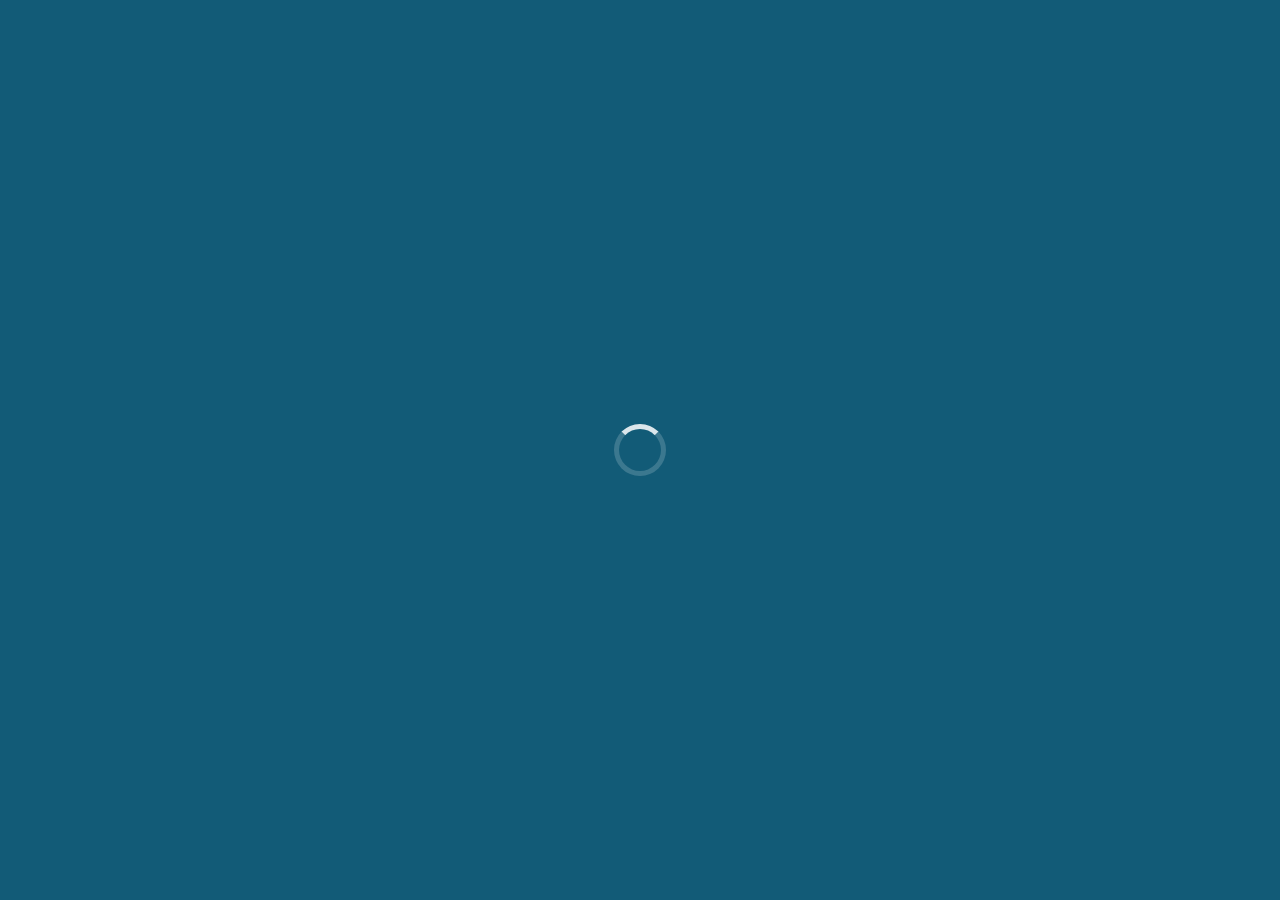
<file: index.html>
<!DOCTYPE html>
<html lang="en">
<head>
    <meta charset="UTF-8">
    <meta name="viewport" content="width=device-width, initial-scale=1.0">
    <meta name="theme-color" content="#125b77">
    <meta name="description" content="A special birthday experience">
    <title>Happy Birthday</title>

    <!--
        Open Graph / Social sharing
        ─────────────────────────────────────────────────────────────
        Before sending, replace the two placeholder values below:

        og:url   → your full GitHub Pages URL for this page
                   e.g. https://username.github.io/repo-name/

        og:image → a full URL to a preview image (1200×630px ideal)
                   e.g. https://username.github.io/repo-name/img/preview.jpg
                   WhatsApp, iMessage and Twitter all read this field.
        ─────────────────────────────────────────────────────────────
    -->
    <meta property="og:type"        content="website">
    <meta property="og:url"         content="https://DELE-BOY.github.io/HappyBirthday/">
    <meta property="og:title"       content="Happy Birthday!">
    <meta property="og:description" content="A special birthday experience made just for you. Open this.">
    <meta property="og:image"       content="https://DELE-BOY.github.io/HappyBirthday/img/YOUR_PREVIEW.jpg">
    <meta name="twitter:card"       content="summary_large_image">
    <meta name="twitter:title"      content="Happy Birthday!">
    <meta name="twitter:description" content="A special birthday experience made just for you. Open this.">
    <meta name="twitter:image"      content="https://DELE-BOY.github.io/HappyBirthday/img/YOUR_PREVIEW.jpg">

    <link rel="icon" href="data:,">

    <!--
        Font loading strategy:
        preconnect hints reduce DNS + TLS handshake time.
        display=swap shows fallback text immediately (prevents FOIT).
        Poppins 300 added for the hint text's light weight.
    -->
    <link rel="preconnect" href="https://fonts.googleapis.com">
    <link rel="preconnect" href="https://fonts.gstatic.com" crossorigin>
    <link href="https://fonts.googleapis.com/css2?family=Dancing+Script:wght@700&family=Poppins:wght@300;400&display=swap" rel="stylesheet">

    <!--
        transitions.js is loaded here (blocking) so DOMContentLoaded
        fires before the first paint — this guarantees the overlay is
        built before any content renders, preventing flash-of-content.
    -->
    <script src="./Transitions.js"></script>
    <script src="./Sounds.js" defer></script>

    <style>
        /* ============================================================
         * Design tokens
         * ============================================================ */
        :root {
            --blue-deep:   #125b77;
            --blue-light:  #6fa8dc;
            --cream:       #FEFCF8;
            --cream-warm:  #F0E8D5;
            --flap-color:  #E8E0CC;
            --fold-top:    #F5EFE2;
            --gold-bright: #f5d27a;
            --gold-mid:    #c8941a;
            --gold-dark:   #9a6b00;
        }

        *, *::before, *::after { box-sizing: border-box; }

        /* ============================================================
         * Page base
         * ============================================================ */
        body {
            margin: 0;
            font-family: 'Poppins', Arial, sans-serif;
            display: flex;
            flex-direction: column;
            justify-content: center;
            align-items: center;
            gap: clamp(1rem, 3vh, 2rem);
            height: 100vh;
            height: 100svh;
            overflow: hidden;
            /*
             * Background: the deep-to-light blue gradient anchors the
             * "envelope arriving by post" mood. Keep it clean — the
             * envelope IS the experience on this page.
             */
            background: linear-gradient(145deg, var(--blue-deep) 0%, #1a7396 55%, var(--blue-light) 100%);
        }

        /*
         * Subtle radial spotlight behind the envelope — suggests the
         * envelope is sitting under a soft light, making it feel like
         * a physical object rather than a flat graphic.
         */
        body::before {
            content: '';
            position: fixed;
            top: 50%; left: 50%;
            transform: translate(-50%, -50%);
            width: min(700px, 130vw);
            height: min(560px, 130vh);
            background: radial-gradient(ellipse, rgba(255,255,255,0.07) 0%, transparent 70%);
            pointer-events: none;
            z-index: 0;
        }

        /* ============================================================
         * Preloader
         *
         * z-index: 100000 — must sit above the transitions.js overlay
         * (which uses z-index: 99999) to remain visible during the
         * initial overlay fade-out on arrival.
         * ============================================================ */
        .preloader {
            display: flex;
            justify-content: center;
            align-items: center;
            position: fixed;
            inset: 0;
            z-index: 100000;
            background: var(--blue-deep);
            transition: opacity 0.5s ease;
        }

        .preloader.hidden {
            opacity: 0;
            pointer-events: none;
        }

        .preloader-ring {
            width: 52px; height: 52px;
            border: 5px solid rgba(255,255,255,0.18);
            border-top-color: rgba(255,255,255,0.85);
            border-radius: 50%;
            animation: spin 1s linear infinite;
        }

        /* ============================================================
         * Main content
         * Starts invisible; fades in once preloader clears.
         * ============================================================ */
        .main-content {
            display: flex;
            flex-direction: column;
            align-items: center;
            gap: clamp(0.75rem, 2.5vh, 1.5rem);
            opacity: 0;
            transition: opacity 0.75s ease;
            position: relative;
            z-index: 1;
        }

        .main-content.visible { opacity: 1; }

        /* ============================================================
         * Title
         * ============================================================ */
        .page-title {
            font-family: 'Dancing Script', cursive;
            font-size: clamp(1.8rem, 5vw, 3.2rem);
            color: white;
            margin: 0;
            text-shadow: 0 2px 20px rgba(0,0,0,0.2);
            text-align: center;
            padding: 0 1rem;
        }

        /* ============================================================
         * Envelope scene
         *
         * perspective here is the ONLY place 3D perspective should
         * be defined. It creates the depth context for the flap's
         * rotateX animation. perspective-origin at 38% (slightly
         * above center) makes the 3D fold feel natural for an
         * envelope you're looking slightly down at.
         * ============================================================ */
        .envelope-scene {
            display: flex;
            flex-direction: column;
            align-items: center;
            gap: clamp(0.75rem, 2vh, 1.25rem);
            perspective: 900px;
            perspective-origin: 50% 38%;
        }

        /* ============================================================
         * Envelope wrapper
         *
         * CRITICAL: transform-style: preserve-3d is required here so
         * the child .env-flap can rotate in true 3D space.
         *
         * CRITICAL: filter CANNOT be applied to elements with
         * transform-style: preserve-3d — it collapses the stacking
         * context and breaks 3D children. Hover glow goes on .env-body
         * (box-shadow) instead.
         * ============================================================ */
        .envelope {
            position: relative;
            width: min(400px, 88vw);
            /* Maintain letter-envelope proportions: roughly 1.54:1 width/height */
            height: calc(min(400px, 88vw) * 0.63);
            cursor: pointer;
            transform-style: preserve-3d;
            animation: envFloat 4.5s ease-in-out infinite;
            user-select: none;
            -webkit-tap-highlight-color: transparent;
        }

        @keyframes envFloat {
            0%, 100% { transform: translateY(0)    rotate(-1.5deg); }
            50%       { transform: translateY(-14px) rotate(1.5deg); }
        }

        /* Pause the float exactly where it is when the user clicks */
        .envelope.opening { animation-play-state: paused; }

        /* Focus ring: uses outline on .env-body since filter on
         * .envelope would break preserve-3d */
        .envelope:focus-visible { outline: none; }
        .envelope:focus-visible .env-body {
            outline: 3px solid rgba(255,255,255,0.75);
            outline-offset: 6px;
        }

        /* ============================================================
         * Envelope body — the main cream front face
         *
         * overflow: hidden clips the fold triangles cleanly to the
         * rectangle. .env-letter and .env-flap are SIBLINGS (not
         * children) of .env-body so they are NOT clipped by this.
         * ============================================================ */
        .env-body {
            position: absolute;
            inset: 0;
            background: linear-gradient(160deg, var(--cream) 0%, #F6EFE1 55%, var(--cream-warm) 100%);
            border-radius: 2px 2px 10px 10px;
            overflow: hidden;
            box-shadow:
                0 4px 6px   rgba(0,0,0,0.07),
                0 10px 20px rgba(0,0,0,0.14),
                0 28px 56px rgba(0,0,0,0.22);
            transition: box-shadow 0.3s ease;
            z-index: 2;
        }

        /* Subtle inner shadow at the top suggests depth under the flap */
        .env-body::after {
            content: '';
            position: absolute;
            top: 0; left: 0; right: 0;
            height: 55%;
            background: linear-gradient(to bottom, rgba(0,0,0,0.06), transparent);
            pointer-events: none;
            transition: opacity 0.75s ease;
        }

        /* Inner shadow fades as flap opens (light enters the envelope) */
        .envelope.opening .env-body::after { opacity: 0; }

        /* Hover: blue glow communicates interactability without filter */
        .envelope:hover:not(.opening) .env-body {
            box-shadow:
                0 4px 6px   rgba(0,0,0,0.07),
                0 10px 20px rgba(0,0,0,0.14),
                0 28px 56px rgba(0,0,0,0.22),
                0 0 0 2px   rgba(111,168,220,0.55),
                0 0 36px    rgba(111,168,220,0.22);
        }

        /* ============================================================
         * Fold pattern — the diamond crease on an envelope's front
         *
         * Three triangular regions of subtle tonal shading create the
         * impression of paper folded from each edge toward the centre.
         * Very subtle — the goal is realism, not decoration.
         * ============================================================ */
        .env-fold {
            position: absolute;
            pointer-events: none;
        }

        /* Bottom V — base at bottom edge, tip at vertical centre */
        .env-fold-bottom {
            inset: 0;
            background: linear-gradient(to top, rgba(110,85,55,0.09), transparent);
            clip-path: polygon(0 100%, 100% 100%, 50% 0%);
        }

        /* Left triangle — from left edge to centre */
        .env-fold-left {
            inset: 0;
            background: linear-gradient(to right, rgba(0,0,0,0.055), transparent);
            clip-path: polygon(0 0, 50% 50%, 0 100%);
        }

        /* Right triangle — mirror of left */
        .env-fold-right {
            inset: 0;
            background: linear-gradient(to left, rgba(0,0,0,0.055), transparent);
            clip-path: polygon(100% 0, 50% 50%, 100% 100%);
        }

        /* ============================================================
         * Letter card — tucked inside, rises on open
         *
         * Starts at translateY(14%) — lower portion hidden under the
         * body element. When .rising is added: springs upward above
         * the envelope with a satisfying overshoot (cubic-bezier spring).
         *
         * z-index starts at 1 (behind body at z-index 2). JS elevates
         * it to 5 at the right moment — CSS z-index doesn't animate,
         * so we can't use a transition on this property.
         * ============================================================ */
        .env-letter {
            position: absolute;
            bottom: 5%; left: 8%;
            width: 84%; height: 74%;
            background: white;
            border-radius: 3px;
            box-shadow:
                0 2px 6px  rgba(0,0,0,0.1),
                0 6px 16px rgba(0,0,0,0.08);
            display: flex;
            flex-direction: column;
            align-items: center;
            justify-content: center;
            gap: 8px;
            z-index: 1;
            transform: translateY(14%);
            transition: transform 0.6s cubic-bezier(0.34, 1.56, 0.64, 1);
        }

        .env-letter.rising {
            transform: translateY(-50%);
            z-index: 5; /* above all envelope elements */
        }

        .letter-emoji {
            font-size: clamp(1.6rem, 7vw, 2.4rem);
            line-height: 1;
        }

        .letter-text {
            font-family: 'Dancing Script', cursive;
            font-size: clamp(0.85rem, 3.5vw, 1.1rem);
            color: #aaa;
            letter-spacing: 2px;
        }

        /* ============================================================
         * Envelope flap — the top triangular seal
         *
         * Geometry: a triangle pointing DOWN from the full top edge to
         * a single point at the bottom-centre of the div.
         * clip-path: polygon(0 0, 100% 0, 50% 100%)
         *
         * The div is 54% of the envelope's height so the triangle tip
         * lands just past the vertical midpoint — matching a real
         * envelope's proportions.
         *
         * Opening: rotateX(-192deg) rotates it BACKWARD around the top
         * hinge edge. It disappears at ~-90deg (backface-visibility: hidden)
         * creating a clean fold-away effect.
         *
         * The colour is slightly cooler than the body to suggest the
         * inside-facing paper surface.
         * ============================================================ */
        .env-flap {
            position: absolute;
            top: 0; left: 0;
            width: 100%; height: 54%;
            background: linear-gradient(172deg, var(--fold-top) 0%, var(--flap-color) 100%);
            clip-path: polygon(0 0, 100% 0, 50% 100%);
            transform-origin: top center;
            transform: rotateX(0deg);
            transition: transform 0.78s cubic-bezier(0.25, 0.46, 0.45, 0.94);
            backface-visibility: hidden;
            z-index: 3;
            /*
             * NOTE: filter is intentionally NOT applied here.
             * filter on any child of a transform-style: preserve-3d
             * parent creates a new flat stacking context that can break
             * the 3D rotation in Firefox and Safari. Depth is conveyed
             * purely through the gradient and the fold colour difference. */
        }

        .envelope.opening .env-flap {
            transform: rotateX(-192deg);
        }

        /* ============================================================
         * Wax seal
         *
         * A pulsing gold circle centered on the body. The radial
         * gradient simulates a convex wax surface with a specular
         * highlight at the top-left.
         *
         * Disappears (scale → 0, opacity → 0) when the envelope opens.
         * CSS handles this cleanly via .envelope.opening descendent rule.
         *
         * NOTE: transform includes translate(-50%,-50%) for centering —
         * ALL transform variants must include this to avoid a position jump.
         * ============================================================ */
        .env-seal {
            position: absolute;
            top: 50%; left: 50%;
            transform: translate(-50%, -50%);
            width: 48px; height: 48px;
            background: radial-gradient(
                circle at 33% 33%,
                var(--gold-bright) 0%,
                var(--gold-mid)    45%,
                var(--gold-dark)   100%
            );
            border-radius: 50%;
            box-shadow:
                0 2px 8px  rgba(0,0,0,0.3),
                0 0 0 3px  rgba(200,148,26,0.22),
                inset 0 1px 3px rgba(255,255,255,0.3);
            display: flex; align-items: center; justify-content: center;
            font-size: 20px;
            z-index: 4;
            animation: sealPulse 2.8s ease-in-out infinite;
            transition:
                transform 0.3s cubic-bezier(0.34, 1.56, 0.64, 1),
                opacity   0.22s ease;
        }

        @keyframes sealPulse {
            0%, 100% {
                box-shadow:
                    0 2px 8px  rgba(0,0,0,0.3),
                    0 0 0 3px  rgba(200,148,26,0.22),
                    inset 0 1px 3px rgba(255,255,255,0.3);
            }
            50% {
                box-shadow:
                    0 2px 8px  rgba(0,0,0,0.3),
                    0 0 0 8px  rgba(200,148,26,0.07),
                    0 0 28px   rgba(200,148,26,0.38),
                    inset 0 1px 3px rgba(255,255,255,0.3);
            }
        }

        /* Scale up slightly on hover to signal clickability */
        .envelope:hover:not(.opening) .env-seal {
            transform: translate(-50%, -50%) scale(1.13);
        }

        /* Disappear when envelope opens */
        .envelope.opening .env-seal {
            transform: translate(-50%, -50%) scale(0);
            opacity: 0;
            animation: none;
        }

        /* ============================================================
         * Interaction hint
         * Pulses gently between low and medium opacity.
         * ============================================================ */
        .open-hint {
            margin: 0;
            color: rgba(255,255,255,0.48);
            font-size: 0.78rem;
            font-weight: 300;
            letter-spacing: 1.8px;
            text-transform: lowercase;
            animation: hintPulse 3.2s ease-in-out infinite;
            transition: opacity 0.3s ease;
        }

        @keyframes hintPulse {
            0%, 100% { opacity: 0.4; }
            50%       { opacity: 0.82; }
        }

        .open-hint.hidden {
            opacity: 0 !important;
            animation: none;
            pointer-events: none;
        }

        /* ============================================================
         * Secondary CTA button
         *
         * Deliberately understated (glassmorphic) so it doesn't
         * compete with the envelope as the primary interaction target.
         * Serves discoverability for users who don't try clicking
         * the envelope itself.
         * ============================================================ */
        .open-btn {
            padding: 12px 36px;
            font-family: 'Poppins', sans-serif;
            font-size: clamp(0.82rem, 2vw, 0.95rem);
            font-weight: 400;
            color: rgba(255,255,255,0.92);
            background: rgba(255,255,255,0.12);
            border: 1px solid rgba(255,255,255,0.3);
            border-radius: 40px;
            cursor: pointer;
            letter-spacing: 0.5px;
            transition:
                background  0.25s ease,
                border-color 0.25s ease,
                transform   0.2s ease,
                box-shadow  0.25s ease;
        }

        .open-btn:hover:not(:disabled) {
            background: rgba(255,255,255,0.22);
            border-color: rgba(255,255,255,0.5);
            transform: translateY(-2px);
            box-shadow: 0 8px 20px rgba(0,0,0,0.16);
        }

        .open-btn:active:not(:disabled) { transform: translateY(0); }

        .open-btn:disabled {
            opacity: 0.65;
            cursor: default;
        }

        .open-btn:focus-visible {
            outline: 2px solid rgba(255,255,255,0.75);
            outline-offset: 4px;
        }

        /* ============================================================
         * Loading spinner — appears inside the button after click
         * ============================================================ */
        .loading-spinner {
            display: inline-block;
            width: 15px; height: 15px;
            border: 2px solid rgba(255,255,255,0.3);
            border-top-color: white;
            border-radius: 50%;
            animation: spin 0.8s linear infinite;
            vertical-align: middle;
        }

        @keyframes spin { to { transform: rotate(360deg); } }

        /* ============================================================
         * Confetti — infinite rain, timed to envelope opening.
         *
         * Fires when the flap starts rotating so the confetti begins
         * to "spill out" of the envelope as it opens. The transition
         * overlay sweeps in at 460ms, carrying the celebration forward
         * to Welcome.html as a visual handoff.
         * ============================================================ */
        #confetti-layer {
            position: fixed; inset: 0;
            pointer-events: none;
            z-index: 100;
        }

        .confetti {
            position: fixed;
            transform-origin: top center;
            border-radius: 2px;
            animation: fall infinite;
        }

        @keyframes fall {
            0%   { transform: translateY(-100vh) rotate(var(--rotation)); opacity: 0; }
            8%   { opacity: 1; }
            92%  { opacity: 1; }
            100% { transform: translateY(100vh)  rotate(var(--rotation)); opacity: 0; }
        }

        /* ============================================================
         * Responsive
         * ============================================================ */
        @media (max-height: 560px) {
            body  { gap: 0.6rem; }
            .page-title { font-size: 1.5rem; }
            .envelope-scene { gap: 0.5rem; }
        }

        /* Honour user preference — remove all decorative motion */
        @media (prefers-reduced-motion: reduce) {
            .envelope         { animation: none; }
            .env-seal         { animation: none; }
            .open-hint        { animation: none; opacity: 0.6; }
            .preloader-ring   { animation: none; }
            .loading-spinner  { animation: none; }
            .env-flap         { transition: none; }
            .env-letter       { transition: none; }
            .main-content     { transition: none; }
        }
    </style>
</head>
<body>

    <!--
        Preloader
        z-index: 100000 sits above the transitions.js overlay (99999)
        so the spinner remains visible during the overlay's fade-out.
    -->
    <div class="preloader" id="preloader" aria-label="Loading" aria-busy="true">
        <div class="preloader-ring"></div>
    </div>

    <!-- Main experience — fades in once preloader clears -->
    <div class="main-content" id="mainContent">

        <h1 class="page-title">Happy Birthday!</h1>

        <!--
            Envelope scene.
            perspective on this wrapper creates the 3D depth context
            for the flap's rotateX animation.
        -->
        <div class="envelope-scene">

            <!--
                The envelope.

                Architecture notes:
                - transform-style: preserve-3d → enables child 3D rotations
                - Float animation runs on idle; pauses in place on click
                - The ENTIRE element is the primary click/keyboard target
                - filter cannot be used here (breaks preserve-3d);
                  glow effects live on .env-body instead

                DOM order (determines base z-stacking within 3D context):
                  .env-letter (z:1) → hidden inside
                  .env-body   (z:2) → main face, covers letter
                  .env-flap   (z:3) → top triangle, rotates away
                  .env-seal   (z:4) → gold disc, disappears on open
            -->
            <div class="envelope"
                 id="envelope"
                 role="button"
                 tabindex="0"
                 aria-label="Open the birthday envelope"
                 onclick="handleOpen()"
                 onkeydown="if(event.key==='Enter'||event.key===' '){event.preventDefault();handleOpen();}">

                <!-- Letter card: hidden inside, springs out when flap opens -->
                <div class="env-letter" id="envLetter" aria-hidden="true">
                    <span class="letter-emoji">🎉</span>
                    <span class="letter-text">Welcome</span>
                </div>

                <!-- Main envelope face with decorative fold pattern -->
                <div class="env-body">
                    <div class="env-fold env-fold-bottom"></div>
                    <div class="env-fold env-fold-left"></div>
                    <div class="env-fold env-fold-right"></div>
                </div>

                <!-- Top flap — rotates backward to reveal the letter -->
                <div class="env-flap" aria-hidden="true"></div>

                <!-- Wax seal — gold disc, pulsing, disappears on open -->
                <div class="env-seal" id="envSeal" aria-hidden="true">💌</div>

            </div>

            <!-- Subtle discoverability cue below the envelope -->
            <p class="open-hint" id="openHint" aria-hidden="true">click to open ✨</p>

            <!-- Secondary CTA for users who don't try the envelope -->
            <button class="open-btn" id="openBtn" onclick="handleOpen()">
                Open Envelope
            </button>

        </div>

    </div>

    <!-- Confetti rain particles are injected here by generateConfetti() -->
    <div id="confetti-layer" aria-hidden="true"></div>

    <script>
        /* ============================================================
         * DOM refs
         * ============================================================ */
        const preloader     = document.getElementById('preloader');
        const mainContent   = document.getElementById('mainContent');
        const envelope      = document.getElementById('envelope');
        const envLetter     = document.getElementById('envLetter');
        const envSeal       = document.getElementById('envSeal');
        const openHint      = document.getElementById('openHint');
        const openBtn       = document.getElementById('openBtn');
        const confettiLayer = document.getElementById('confetti-layer');

        /* ============================================================
         * State
         * ============================================================ */
        let isOpening = false;

        /* ============================================================
         * Preloader
         *
         * 1.6s feels right — short enough not to frustrate, long
         * enough for fonts and the page to be fully ready.
         * The transitions.js overlay will have already faded out by
         * then (it starts fading immediately on DOMContentLoaded).
         * ============================================================ */
        setTimeout(() => {
            preloader.classList.add('hidden');
            mainContent.classList.add('visible');
            /*
             * Confetti starts 400ms after the envelope fades into view —
             * one beat of breathing room so the envelope appears first,
             * then the celebration begins. Guarded by prefers-reduced-motion
             * since confetti is purely decorative motion.
             */
            if (!window.matchMedia('(prefers-reduced-motion: reduce)').matches) {
                setTimeout(() => generateConfetti(80), 400);
            }
        }, 1600);

        /* ============================================================
         * handleOpen()
         *
         * The primary interaction handler. Called by both the envelope
         * click and the secondary button.
         *
         * Sequence:
         *   0ms   → .opening class: flap rotates, seal disappears (CSS)
         *   380ms → letter rises (flap has rotated past 90° by then)
         *   700ms → PageTransitions.navigateTo kicks off exit fade
         *           (confetti is already raining from preloader reveal)
         *           (520ms fade → ~1220ms total before Welcome.html loads)
         * ============================================================ */
        function handleOpen() {
            if (isOpening) return;
            isOpening = true;

            /* Secondary button: show loading state */
            openBtn.disabled = true;
            openBtn.innerHTML = '<span class="loading-spinner" aria-hidden="true"></span>';

            /* Hide hint */
            openHint.classList.add('hidden');

            /* Trigger CSS transitions: flap rotates, seal scales to 0 */
            envelope.classList.add('opening');

            /* Paper-rustle sound, timed to the flap lifting */
            if (window.SoundFX) SoundFX.playRustle();

            /*
             * Elevate letter at ~380ms — by then the flap has rotated
             * past its ~90° disappearing point (0.49 × 780ms ≈ 382ms),
             * so the letter rises into view with nothing blocking it.
             */
            setTimeout(() => envLetter.classList.add('rising'), 380);

            /*
             * 700ms gives the flap time to nearly complete its rotation
             * and the letter time to begin rising before the overlay sweeps
             * in. Confetti is already raining from the preloader reveal.
             */
            setTimeout(() => PageTransitions.navigateTo('./Welcome.html'), 700);
        }

        /* ============================================================
         * generateConfetti(count)
         *
         * Spawns infinite-fall confetti timed to the envelope opening.
         * All pieces added in one DocumentFragment (single DOM reflow).
         * No cleanup needed — the page navigates away within ~1 second.
         *
         * Short animation-delay range (0–0.6s) ensures the cascade
         * begins almost immediately so users see celebration before
         * the transition overlay sweeps in at 460ms.
         * ============================================================ */
        function generateConfetti(count) {
            const colors = ['#ff4d4d','#ffff66','#66b3ff','#ff99cc','#99ff99','#c9a94f','#ff9900','#cc66ff'];
            const frag   = document.createDocumentFragment();

            for (let i = 0; i < count; i++) {
                const el   = document.createElement('div');
                el.classList.add('confetti');
                const size = (Math.random() * 8 + 4).toFixed(1);
                el.style.cssText = `
                    background:${colors[Math.floor(Math.random() * colors.length)]};
                    width:${size}px;
                    height:${(+size * 2).toFixed(1)}px;
                    left:${(Math.random() * 100).toFixed(1)}%;
                    animation-delay:${(Math.random() * 0.6).toFixed(2)}s;
                    animation-duration:${(Math.random() * 2 + 2.4).toFixed(2)}s;
                    --rotation:${Math.floor(Math.random() * 360)}deg;
                `;
                frag.appendChild(el);
            }

            confettiLayer.appendChild(frag);
        }
    </script>
</body>
</html>
</file>
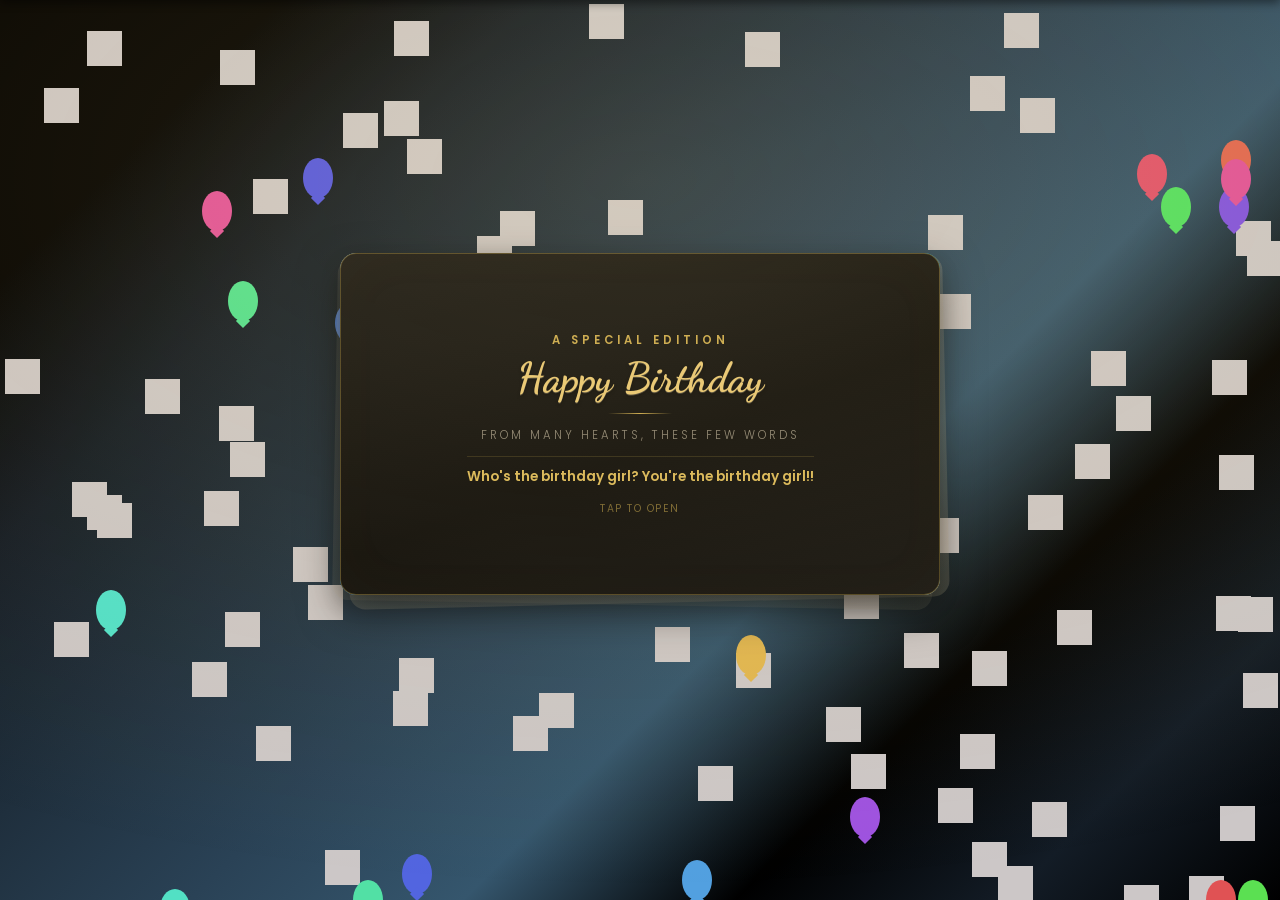
<file: HappyBirthday.html>
<!DOCTYPE html>
<html lang="en">
<head>
    <meta charset="UTF-8">
    <meta name="viewport" content="width=device-width, initial-scale=1.0">
    <meta name="theme-color" content="#0d0d0d">
    <title>Happy Birthday!</title>

    <!--
        Open Graph / Social sharing — see index.html for the full
        explanation. Replace the placeholder preview image URL before sending.
    -->
    <meta property="og:type"        content="website">
    <meta property="og:url"         content="https://DELE-BOY.github.io/HappyBirthday/HappyBirthday.html">
    <meta property="og:title"       content="Happy Birthday!">
    <meta property="og:description" content="Messages from the heart, just for you.">
    <meta property="og:image"       content="https://DELE-BOY.github.io/HappyBirthday/img/YOUR_PREVIEW.jpg">
    <meta name="twitter:card"       content="summary_large_image">
    <meta name="twitter:title"      content="Happy Birthday!">
    <meta name="twitter:image"      content="https://DELE-BOY.github.io/HappyBirthday/img/YOUR_PREVIEW.jpg">
    <link rel="icon" href="data:,">

    <!-- Font performance: preconnect reduces handshake time; display=swap prevents FOIT -->
    <link rel="preconnect" href="https://fonts.googleapis.com">
    <link rel="preconnect" href="https://fonts.gstatic.com" crossorigin>
    <link href="https://fonts.googleapis.com/css2?family=Dancing+Script:wght@700&family=Poppins:wght@300;400;600&display=swap" rel="stylesheet">

    <script src="./Transitions.js"></script>
    <script src="./Sounds.js" defer></script>
    <style>
        /*
         * KEY FIX — viewport overflow on 13-inch / small screens
         *
         * Root cause: layout used min-height: 100vh + fixed/vmin sizes,
         * which doesn't account for browser chrome (address bar, tabs).
         * On a 13-inch laptop the usable viewport can be as little as
         * 620-680px, causing the navigation buttons to clip off-screen.
         *
         * Fix:
         *  1. height: 100svh  — "small viewport height" unit, explicitly
         *     sized to exclude browser chrome. Falls back to 100vh.
         *  2. Every vertical dimension uses clamp(min, svh-value, max)
         *     so the layout compresses proportionally on short screens
         *     and expands on tall ones.
         *  3. flex-shrink: 1 on .header lets the heading compress first,
         *     protecting the flashcard height which is the primary content.
         */

        body {
            font-family: 'Poppins', sans-serif;
            display: flex;
            flex-direction: column;
            align-items: center;
            justify-content: center;
            height: 100vh;
            height: 100svh;
            margin: 0;
            padding: clamp(0.3rem, 1.5svh, 1rem) clamp(0.5rem, 2vw, 1rem);
            box-sizing: border-box;
            overflow: hidden;
            background: linear-gradient(135deg, #000000, #000000, #131c26, #1f2f3d, #2a4256, #35566d, #000000, #131c26, #000000);
        }

        .background {
            position: fixed;
            top: 0; left: 0;
            width: 100%; height: 100%;
            z-index: -1;
        }

        .square {
            position: absolute;
            width: 35px; height: 35px;
            background: #ccc7c7;
            animation: moveAndColor 4s infinite;
        }

        @keyframes moveAndColor {
            0%, 100% { transform: translate(0, 0); }
            25%       { transform: translate(10px, 10px); }
            50%       { transform: translate(0, 20px); }
            75%       { transform: translate(-10px, 10px); }
        }

        /* ============================================================
         * Book cover
         *
         * The masthead is no longer a static header — it's the front
         * cover of a book that physically opens (via 3D rotateX, same
         * technique as the envelope flap on index.html/Welcome.html) to
         * reveal the first flashcard underneath. Cover and card share
         * the exact same footprint: .cover sits absolutely positioned
         * on top of .flashcard-container until it rotates open.
         * ============================================================ */
        .book-wrap {
            position: relative;
            width: min(600px, 90vw);
            height: clamp(175px, 38svh, 350px);
            perspective: 1400px;
            perspective-origin: 50% 35%;
            flex-shrink: 0;
            margin-bottom: clamp(0.3rem, 1svh, 0.9rem);
        }

        /* Warm parchment-toned ghost pages behind the whole book —
         * the visible edge of its inner pages, readable whether the
         * cover is open or closed. */
        .ghost-page {
            position: absolute;
            inset: 0;
            border-radius: 16px;
            background: linear-gradient(160deg, #e8dcc0, #d9c9a3);
        }
        .ghost-page.g1 { transform: translate(6px, 8px) rotate(-1.3deg); opacity: 0.22; z-index: 1; }
        .ghost-page.g2 { transform: translate(-5px, 10px) rotate(1deg);  opacity: 0.12; z-index: 0; }

        .book {
            position: relative;
            z-index: 2;
            width: 100%;
            height: 100%;
            transform-style: preserve-3d;
            border-radius: 16px;
        }

        .cover {
            position: absolute;
            inset: 0;
            border-radius: 16px;
            border: 1px solid rgba(201,169,79,0.35);
            background: linear-gradient(160deg, #161616, #0d0d0d 55%, #161616);
            box-shadow:
                0 16px 40px rgba(0,0,0,0.55),
                inset 0 0 60px rgba(201,169,79,0.025);
            display: flex;
            flex-direction: column;
            align-items: center;
            justify-content: center;
            text-align: center;
            padding: clamp(16px, 3vw, 26px);
            z-index: 3;
            transform-origin: top center;
            backface-visibility: hidden;
            transform: rotateX(0deg);
            opacity: 1;
            cursor: pointer;
            transition:
                transform 0.9s cubic-bezier(0.25, 0.46, 0.45, 0.94),
                opacity 0.9s ease 0.25s,
                box-shadow 0.3s ease;
        }

        .cover:hover {
            box-shadow:
                0 16px 40px rgba(0,0,0,0.55),
                inset 0 0 60px rgba(201,169,79,0.025),
                0 0 0 2px rgba(201,169,79,0.4);
        }

        .cover:focus-visible {
            outline: 2px solid #c9a94f;
            outline-offset: 4px;
        }

        .cover-hint {
            margin-top: clamp(12px, 1.6svh, 18px);
            font-size: 0.65rem;
            letter-spacing: 1.5px;
            color: rgba(201,169,79,0.55);
            text-transform: uppercase;
            animation: hintPulse 2.6s ease-in-out infinite;
        }

        @keyframes hintPulse {
            0%, 100% { opacity: 0.5; }
            50%       { opacity: 1; }
        }

        .book.open .cover {
            transform: rotateX(-165deg);
            opacity: 0;
            pointer-events: none;
        }

        .kicker {
            font-size: clamp(0.6rem, 1.3vw, 0.72rem);
            letter-spacing: 4px;
            color: #c9a94f;
            text-transform: uppercase;
            font-weight: 600;
            margin-bottom: clamp(6px, 1svh, 10px);
        }

        .cover-title {
            font-family: 'Dancing Script', cursive;
            font-weight: 700;
            font-size: clamp(1.6rem, 6vw, 2.6rem);
            line-height: 1;
            color: #e8c876;
            text-shadow:
                0 1px 0 rgba(255,240,200,0.25),
                0 2px 3px rgba(0,0,0,0.6);
        }

        .cover-line {
            width: 64px;
            height: 1px;
            background: linear-gradient(to right, transparent, #c9a94f, transparent);
            margin: clamp(10px, 1.5svh, 16px) auto;
        }

        .cover-sub {
            font-size: clamp(0.62rem, 1.4vw, 0.72rem);
            letter-spacing: 3px;
            color: rgba(245,234,208,0.55);
            text-transform: uppercase;
            font-weight: 300;
        }

        .cover-teaser {
            margin-top: clamp(10px, 1.3svh, 14px);
            padding-top: clamp(9px, 1.1svh, 12px);
            border-top: 1px solid rgba(201,169,79,0.18);
            font-size: clamp(0.72rem, 1.6vw, 0.85rem);
            font-weight: 600;
            color: #d9b95c;
        }

        /* Progress dots — replace the "1 / 8" text counter.
         * Dots are more scannable, feel physical, and convey progress
         * without taking up vertical space. Generated by JS.
         *
         * Starts invisible: revealed via .visible once the book cover
         * opens, so progress isn't shown before there's anything to
         * have progress through. */
        .card-counter {
            display: flex;
            gap: clamp(6px, 1.5vw, 10px);
            align-items: center;
            justify-content: center;
            margin-bottom: clamp(0.2rem, 0.8svh, 0.65rem);
            padding: 4px 0; /* room for the spring scale on .active dot */
            flex-shrink: 0;
            opacity: 0;
            transition: opacity 0.5s ease;
        }

        .card-counter.visible { opacity: 1; }

        .card-dot {
            width: clamp(6px, 1.2vw, 8px);
            height: clamp(6px, 1.2vw, 8px);
            border-radius: 50%;
            background: rgba(255, 255, 255, 0.22);
            border: 1px solid rgba(255, 255, 255, 0.1);
            flex-shrink: 0;
            transition:
                background   0.35s ease,
                transform    0.4s cubic-bezier(0.34, 1.56, 0.64, 1),
                border-color 0.35s ease;
        }

        .card-dot.active {
            background: rgba(255, 255, 255, 0.88);
            border-color: rgba(255, 255, 255, 0.4);
            transform: scale(1.45);
        }

        /*
         * flashcard-container now fills .book's footprint exactly
         * (position: absolute; inset: 0), sitting BEHIND .cover until
         * the cover rotates open. Sizing lives on .book-wrap now;
         * this just needs to match it edge-to-edge.
         */
        .flashcard-container {
            position: absolute;
            inset: 0;
            perspective: 1500px;
            z-index: 1;
        }

        .flashcard {
            width: 100%; height: 100%;
            position: relative;
            transition: transform 0.8s cubic-bezier(0.175, 0.885, 0.32, 1.275);
            transform-style: preserve-3d;
            cursor: default;
        }

        .flashcard-front,
        .flashcard-back {
            position: absolute;
            width: 100%; height: 100%;
            backface-visibility: hidden;
            display: flex;
            flex-direction: column;
            align-items: center;
            justify-content: center;
            padding: 20px;
            box-sizing: border-box;
            color: white;
            text-align: center;
            border-radius: 16px;
            /* Fallback only — JS sets the real per-card gradient via
               gradientForCard() in showCard()/init. This is just what
               renders before the first script tick. */
            background: linear-gradient(135deg, #ADD8E6, #0074D9, #1E90FF, #00BFFF, #87CEEB, #ADD8E6);
            box-shadow: 0 10px 20px rgba(0, 0, 0, 0.2);
        }

        .flashcard-back {
            transform: rotateY(180deg);
        }

        .content {
            max-width: 85%;
            word-wrap: break-word;
            opacity: 1;
            transition: opacity 0.3s ease;
            padding: clamp(10px, 1.5svh, 20px) clamp(12px, 2vw, 20px);
            border-radius: 15px;
            position: relative;
            background-color: rgba(0, 0, 0, 0.6);
            font-size: clamp(0.72rem, min(1.6vw, 1.9svh), 1rem);
            line-height: 1.6;
        }

        /*
         * Author badge — replaces the old inline <span style="color:...">
         * approach. A small pill label sitting above the message, gold-
         * tinted to tie back to the wax seal on the envelope pages.
         * Rendered by renderMessage() in the script below; omitted
         * entirely for messages with no author (entry.author === '').
         */
        .author-badge {
            display: block;
            width: fit-content;
            margin: 0 auto clamp(6px, 1svh, 10px);
            padding: 3px 12px;
            font-size: clamp(0.6rem, 1.3vw, 0.72rem);
            font-weight: 700;
            letter-spacing: 1.5px;
            text-transform: uppercase;
            color: #ffe9b3;
            background: rgba(255, 204, 0, 0.14);
            border: 1px solid rgba(255, 204, 0, 0.3);
            border-radius: 20px;
        }

        .content::before {
            content: '';
            position: absolute;
            top: -3px; left: -3px; right: -3px; bottom: -3px;
            background: linear-gradient(45deg, #FFB6C1, #87CEEB, #6A5ACD, #FFB6C1, #87CEEB);
            border-radius: 18px;
            z-index: -1;
            filter: blur(5px);
            animation: neonGlow 2s linear infinite;
        }

        @keyframes neonGlow {
            0%   { filter: blur(5px); }
            50%  { filter: blur(7px); }
            100% { filter: blur(5px); }
        }

        .navigation {
            position: absolute;
            bottom: clamp(8px, 1.5svh, 16px);
            display: flex;
            gap: clamp(0.5rem, 2vw, 1rem);
        }

        button {
            padding: clamp(5px, 0.9svh, 8px) clamp(12px, 2vw, 18px);
            font-family: 'Poppins', sans-serif;
            font-size: clamp(0.68rem, min(1.3vw, 1.6svh), 1rem);
            font-weight: 600;
            background-color: #0074D9;
            color: #ffffff;
            border: 1px solid transparent;
            border-radius: 20px;
            cursor: pointer;
            transition: background-color 0.3s, border-color 0.3s, transform 0.2s, box-shadow 0.2s;
            box-shadow: 0 2px 4px rgba(0, 0, 0, 0.2);
        }

        button:hover {
            background-color: #38ade4;
            border-color: rgba(255, 255, 255, 0.5);
            transform: translateY(-2px);
            box-shadow: 0 4px 8px rgba(0, 0, 0, 0.25);
        }

        button:active { transform: translateY(0); }

        button:focus-visible {
            outline: 2px solid #87CEEB;
            outline-offset: 3px;
        }

        .nav-hint {
            color: rgba(255, 255, 255, 0.32);
            font-size: clamp(0.58rem, 1.4svh, 0.72rem);
            letter-spacing: 0.8px;
            user-select: none;
            margin: 0;
            flex-shrink: 0;
            opacity: 0;
            transition: opacity 0.5s ease;
        }

        .nav-hint.visible { opacity: 1; }

        .decorations {
            position: fixed;
            width: 100%; height: 100%;
            pointer-events: none;
            z-index: -1;
        }

        .balloon {
            position: absolute;
            width: 30px; height: 40px;
            border-radius: 50%;
            animation: float 15s infinite;
        }

        .balloon::before {
            content: '';
            position: absolute;
            width: 10px; height: 10px;
            background: inherit;
            bottom: -5px; left: 10px;
            transform: rotate(45deg);
        }

        @keyframes float {
            0%, 100% { transform: translateY(0) rotate(0deg); }
            50%       { transform: translateY(-50px) rotate(5deg); }
        }

        @media (max-width: 480px) {
            .nav-hint { display: none; }
        }

        /* Landscape phone: hide the least essential cover text to reclaim vertical space */
        @media (max-height: 500px) {
            .cover-sub, .cover-teaser, .kicker { display: none; }
        }

        @media (prefers-reduced-motion: reduce) {
            .flashcard, .flashcard-container { transition: none; }
            .square, .balloon { animation: none; }
            .content::before  { animation: none; }
            .ending-emoji     { animation: none; }
            .ending-overlay   { transition: none; }
            .card-dot         { transition: none; }
            .cover            { transition: none; }
            .cover-hint       { animation: none; opacity: 0.75; }
            .card-counter, .nav-hint { transition: none; }
        }

        /* ============================================================
         * Confetti — used on the ending screen celebration
         * ============================================================ */
        #confetti-layer {
            position: fixed; inset: 0;
            pointer-events: none;
            /* z-index above the ending overlay so confetti falls over text */
            z-index: 60;
        }

        .confetti {
            position: fixed;
            transform-origin: top center;
            border-radius: 2px;
            animation: confettiFall infinite;
        }

        @keyframes confettiFall {
            0%   { transform: translateY(-100vh) rotate(var(--rotation)); opacity: 0; }
            8%   { opacity: 1; }
            92%  { opacity: 1; }
            100% { transform: translateY(100vh)  rotate(var(--rotation)); opacity: 0; }
        }

        /* ============================================================
         * Ending overlay
         *
         * Sits above the flashcard but below the confetti layer.
         * Uses opacity transition for a cinematic fade-in.
         * backdrop-filter blurs the birthday page background, keeping
         * the coloured squares and balloons softly visible — this
         * maintains atmosphere while focusing on the finale.
         * ============================================================ */
        .ending-overlay {
            position: fixed; inset: 0;
            z-index: 50;
            display: flex;
            align-items: center;
            justify-content: center;
            padding: clamp(1rem, 4vw, 2rem);
            background: rgba(0, 0, 0, 0.88);
            backdrop-filter: blur(6px);
            -webkit-backdrop-filter: blur(6px);
            opacity: 0;
            pointer-events: none;
            transition: opacity 0.7s ease;
        }

        .ending-overlay.visible {
            opacity: 1;
            pointer-events: auto;
        }

        .ending-content {
            text-align: center;
            max-width: 520px;
            /* Slides up as the overlay fades in */
            opacity: 0;
            transform: translateY(20px);
            transition: opacity 0.6s ease 0.3s, transform 0.6s cubic-bezier(0.22, 1, 0.36, 1) 0.3s;
        }

        /* The transition-delay means content animates in AFTER the overlay is visible */
        .ending-overlay.visible .ending-content {
            opacity: 1;
            transform: translateY(0);
        }

        .ending-emoji {
            font-size: clamp(3rem, 10vw, 5rem);
            line-height: 1;
            display: block;
            margin-bottom: clamp(1rem, 3vh, 1.5rem);
            animation: emojiEntrance 0.8s cubic-bezier(0.34, 1.56, 0.64, 1) 0.6s both;
        }

        @keyframes emojiEntrance {
            from { transform: scale(0) rotate(-20deg); opacity: 0; }
            to   { transform: scale(1) rotate(0deg);   opacity: 1; }
        }

        .ending-title {
            font-family: 'Dancing Script', cursive;
            font-size: clamp(1.8rem, 5vw, 2.8rem);
            color: white;
            margin: 0 0 clamp(0.75rem, 2vh, 1.25rem);
            text-shadow: 0 2px 16px rgba(0,0,0,0.3);
        }

        .ending-message {
            font-size: clamp(0.88rem, 2.2vw, 1.05rem);
            font-weight: 300;
            color: rgba(255,255,255,0.82);
            line-height: 1.8;
            margin: 0 0 clamp(1.5rem, 4vh, 2.5rem);
        }

        /* Divider between message and replay button */
        .ending-divider {
            width: 60px;
            height: 1px;
            background: rgba(255,255,255,0.2);
            margin: 0 auto clamp(1.25rem, 3vh, 2rem);
        }

        .ending-replay {
            padding: 12px 36px;
            font-family: 'Poppins', sans-serif;
            font-size: clamp(0.82rem, 2vw, 0.95rem);
            font-weight: 400;
            color: rgba(255,255,255,0.9);
            background: rgba(255,255,255,0.12);
            border: 1px solid rgba(255,255,255,0.28);
            border-radius: 40px;
            cursor: pointer;
            letter-spacing: 0.5px;
            transition: background 0.25s, border-color 0.25s, transform 0.2s, box-shadow 0.25s;
        }

        .ending-replay:hover {
            background: rgba(255,255,255,0.22);
            border-color: rgba(255,255,255,0.5);
            transform: translateY(-2px);
            box-shadow: 0 8px 20px rgba(0,0,0,0.3);
        }

        .ending-replay:active  { transform: translateY(0); }

        .ending-replay:focus-visible {
            outline: 2px solid rgba(255,255,255,0.7);
            outline-offset: 4px;
        }

        /* Two-button row: Read Again + View Gallery */
        .ending-actions {
            display: flex;
            gap: 12px;
            justify-content: center;
            flex-wrap: wrap;
        }

        /* Gallery button — blue tint distinguishes it from the neutral replay button */
        .ending-gallery {
            padding: 12px 32px;
            font-family: 'Poppins', sans-serif;
            font-size: clamp(0.82rem, 2vw, 0.95rem);
            font-weight: 400;
            color: rgba(255,255,255,0.9);
            background: rgba(135,206,235,0.12);
            border: 1px solid rgba(135,206,235,0.28);
            border-radius: 40px;
            cursor: pointer;
            letter-spacing: 0.5px;
            transition: background 0.25s, border-color 0.25s, transform 0.2s, box-shadow 0.25s;
        }

        .ending-gallery:hover {
            background: rgba(135,206,235,0.24);
            border-color: rgba(135,206,235,0.5);
            transform: translateY(-2px);
            box-shadow: 0 6px 16px rgba(0,0,0,0.3);
        }

        .ending-gallery:active { transform: translateY(0); }

        .ending-gallery:focus-visible {
            outline: 2px solid #87CEEB;
            outline-offset: 4px;
        }

        /*
         * Gallery countdown hint — fades in 1.5s after the ending screen appears,
         * giving the user time to read the message before seeing the auto-nav notice.
         * A thin progress bar fills over 8s; the timer fires goToGallery() at 0.
         */
        .gallery-hint {
            margin-top: 1.5rem;
            text-align: center;
            opacity: 0;
            transition: opacity 0.6s ease;
        }

        .gallery-hint.visible { opacity: 1; }

        .hint-label {
            font-size: 0.7rem;
            color: rgba(255,255,255,0.35);
            letter-spacing: 0.5px;
            margin: 0 0 8px;
        }

        .countdown-track {
            width: clamp(100px, 40%, 180px);
            height: 1.5px;
            background: rgba(255,255,255,0.1);
            border-radius: 1px;
            margin: 0 auto;
            overflow: hidden;
        }

        .countdown-bar {
            height: 100%;
            width: 0%;
            background: linear-gradient(to right, #87CEEB, #ADD8E6);
            border-radius: 1px;
            /* transition is set by JS once the countdown starts */
        }
    </style>
</head>
<body>
    <div class="background" aria-hidden="true"></div>
    <div class="decorations" aria-hidden="true"></div>

    <div class="book-wrap">
        <div class="ghost-page g2" aria-hidden="true"></div>
        <div class="ghost-page g1" aria-hidden="true"></div>

        <div class="book" id="book">
            <div class="flashcard-container" role="region" aria-label="Birthday messages">
                <div class="flashcard" id="flashcard1">
                    <div class="flashcard-front">
                        <div class="content" id="frontContent"></div>
                        <nav class="navigation">
                            <button onclick="prevCard()" aria-label="Previous message">← Previous</button>
                            <button onclick="nextCard()" aria-label="Next message">Next →</button>
                        </nav>
                    </div>
                    <div class="flashcard-back" aria-hidden="true">
                        <div class="content" id="backContent"></div>
                        <nav class="navigation">
                            <button onclick="prevCard()" aria-label="Previous message">← Previous</button>
                            <button onclick="nextCard()" aria-label="Next message">Next →</button>
                        </nav>
                    </div>
                </div>
            </div>

            <!--
                The cover — front of the book. Fully overlays the
                flashcard-container above until clicked/activated.
                role="button" + tabindex + keydown handler mirror the
                envelope's accessibility pattern on index.html.
            -->
            <div class="cover"
                 id="bookCover"
                 role="button"
                 tabindex="0"
                 aria-label="Open the book to read the first message"
                 onclick="openBook()"
                 onkeydown="if(event.key==='Enter'||event.key===' '){event.preventDefault();openBook();}">
                <div class="kicker">A Special Edition</div>
                <div class="cover-title">Happy Birthday</div>
                <div class="cover-line"></div>
                <div class="cover-sub">From many hearts, these few words</div>
                <div class="cover-teaser">Who's the birthday girl? You're the birthday girl!!</div>
                <div class="cover-hint">tap to open</div>
            </div>
        </div>
    </div>

    <div class="card-counter" id="cardCounter" aria-live="polite" aria-label="Message 1 of 7"></div>

    <p class="nav-hint" aria-hidden="true">← → arrow keys &nbsp;·&nbsp; swipe on mobile</p>

    <!-- Confetti falls over everything (z-index: 60), even the ending overlay -->
    <div id="confetti-layer" aria-hidden="true"></div>

    <!--
        Ending overlay — shown after the user reads the last message.
        position: fixed (z-index 50) covers the whole viewport.
        Starts invisible (opacity: 0); .visible class triggers fade-in.
    -->
    <div class="ending-overlay" id="endingOverlay" aria-hidden="true" role="dialog" aria-modal="true" aria-labelledby="endingTitle">
        <div class="ending-content">
            <h2 class="ending-title" id="endingTitle">That's everyone!</h2>
            <p class="ending-message" id="endingMessage"></p>
            <div class="ending-divider" aria-hidden="true"></div>

            <div class="ending-actions">
                <button class="ending-replay" onclick="replayCards()">Read Again ↩</button>
                <button class="ending-gallery" onclick="goToGallery()">View Gallery</button>
            </div>

            <!--
                Gallery countdown hint — fades in after 1.5s.
                A thin progress bar fills over 8s then auto-navigates to the gallery.
                Cancelled immediately if the user clicks either button.
            -->
            <div class="gallery-hint" id="galleryHint" aria-hidden="true">
                <p class="hint-label" id="hintLabel">Gallery opens in 8s</p>
                <div class="countdown-track" aria-hidden="true">
                    <div class="countdown-bar" id="countdownBar"></div>
                </div>
            </div>
        </div>
    </div>

    <script>
        /*
         * Each entry is { author, message }.
         * Placeholder names below — replace "Person 1", "Person 2", etc.
         * with real names whenever ready. The last message has no author
         * (it never had one), so its badge is simply omitted.
         */
        const birthdayMessages = [
            { author: 'Person 1', message: "Lorem ipsum dolor sit amet, consectetur adipiscing elit. Vivamus ut libero in enim feugiat suscipit. Vestibulum ante ipsum primis in faucibus orci luctus et ultrices posuere cubilia curae;" },
            { author: 'Person 2', message: "Lorem ipsum dolor sit amet, consectetur adipiscing elit. Vivamus ut libero in enim feugiat suscipit. Vestibulum ante ipsum primis in faucibus orci luctus et ultrices posuere cubilia curae;" },
            { author: 'Person 3', message: "Lorem ipsum dolor sit amet, consectetur adipiscing elit. Vivamus ut libero in enim feugiat suscipit. Vestibulum ante ipsum primis in faucibus orci luctus et ultrices posuere cubilia curae;" },
            { author: 'Person 4', message: "Lorem ipsum dolor sit amet, consectetur adipiscing elit. Vivamus ut libero in enim feugiat suscipit. Vestibulum ante ipsum primis in faucibus orci luctus et ultrices posuere cubilia curae;" },
            { author: 'Person 5', message: "Lorem ipsum dolor sit amet, consectetur adipiscing elit. Vivamus ut libero in enim feugiat suscipit. Vestibulum ante ipsum primis in faucibus orci luctus et ultrices posuere cubilia curae;" },
            { author: 'Person 6', message: "Lorem ipsum dolor sit amet, consectetur adipiscing elit. Vivamus ut libero in enim feugiat suscipit. Vestibulum ante ipsum primis in faucibus orci luctus et ultrices posuere cubilia curae;" },
            { author: 'Person 7', message: "Lorem ipsum dolor sit amet, consectetur adipiscing elit. Vivamus ut libero in enim feugiat suscipit. Vestibulum ante ipsum primis in faucibus orci luctus et ultrices posuere cubilia curae;" },
            { author: 'Person 8', message: "Lorem ipsum dolor sit amet, consectetur adipiscing elit. Vivamus ut libero in enim feugiat suscipit. Vestibulum ante ipsum primis in faucibus orci luctus et ultrices posuere cubilia curae;" },
            { author: 'Person 9', message: "Lorem ipsum dolor sit amet, consectetur adipiscing elit. Vivamus ut libero in enim feugiat suscipit. Vestibulum ante ipsum primis in faucibus orci luctus et ultrices posuere cubilia curae;" },
            { author: 'Person 10', message: "Lorem ipsum dolor sit amet, consectetur adipiscing elit. Vivamus ut libero in enim feugiat suscipit. Vestibulum ante ipsum primis in faucibus orci luctus et ultrices posuere cubilia curae;" },
            { author: '', message: "Lorem ipsum dolor sit amet, consectetur adipiscing elit. Vivamus ut libero in enim feugiat suscipit. Vestibulum ante ipsum primis in faucibus orci luctus et ultrices posuere cubilia curae;" },
        ];

        /*
         * renderMessage(entry) — builds the badge + message HTML for a
         * single card face. Centralising this means the badge markup
         * only needs to be written once, not duplicated at every call site.
         */
        function renderMessage(entry) {
            const badge = entry.author
                ? `<span class="author-badge">${entry.author}</span>`
                : '';
            return badge + entry.message;
        }

        /*
         * ============================================================
         * Card colour palette — up to 15 messages
         * ============================================================
         * Sequence tuned so ADJACENT cards always share at least one
         * hue, creating a smooth colour chain as you flip through
         * rather than jumping between unrelated tones:
         *
         *   1 (blue) → 2 (lavender·teal) → 3 (teal·gold) → 4 (lavender·gold)
         *   → 5 (coral·gold) → 6 (coral·lavender) → 7 (gold·blue, CLOSER)
         *
         * Card 1 opens on blue (ties to the envelope pages). Whichever
         * card ends up LAST — regardless of how many messages you have —
         * automatically gets the gold→blue closing treatment via
         * gradientForCard() below: a return to blue (bookending the
         * journey) with a nod to the book cover's gold foil, marking
         * it as the finale right before the ending screen appears.
         *
         * Extras for messages past 7 are commented out — uncomment as
         * you add more. They continue the same coral/lavender/teal/gold
         * family (some as three-colour blends, some as the same pairs
         * re-angled) so new cards never feel like a different palette.
         */
        const CARD_GRADIENTS = [
            'linear-gradient(135deg, #ADD8E6, #0074D9, #1E90FF, #00BFFF, #87CEEB, #ADD8E6)', // 1 — blue (opener)
            'linear-gradient(135deg, #C9A9E8, #2DD4BF)',                                      // 2 — lavender · teal
            'linear-gradient(135deg, #14B8A6, #C9A227)',                                      // 3 — teal · gold
            'linear-gradient(135deg, #B399D4, #E8C876)',                                      // 4 — lavender · gold
            'linear-gradient(135deg, #FF9E80, #E8C876)',                                      // 5 — coral · gold
            'linear-gradient(135deg, #FF7F6B, #C9A9E8)',                                      // 6 — coral · lavender
            'linear-gradient(135deg, #FF7F6B, #14B8A6)',                                      // 7 — coral · teal
            'linear-gradient(135deg, #C9A9E8, #14B8A6, #E8C876)',                           // 8 — lavender · teal · gold
            'linear-gradient(135deg, #FF9E80, #B399D4, #E8C876)',                           // 9 — coral · lavender · gold
            'linear-gradient(135deg, #FF7F6B, #14B8A6, #C9A227)',                           // 10 — coral · teal · gold
            // 'linear-gradient(135deg, #FF9E80, #C9A9E8, #2DD4BF)',                           // 11 — coral · lavender · teal
            // 'linear-gradient(45deg,  #C9A227, #14B8A6)',                                    // 12 — teal · gold (reversed angle)
            // 'linear-gradient(45deg,  #C9A9E8, #FF7F6B)',                                    // 13 — lavender · coral (reversed angle)
        ];
        const CLOSER_GRADIENT = 'linear-gradient(135deg, #E8C876, #0074D9)'; // gold · blue — always the LAST card

        function gradientForCard(index) {
            if (index === LAST) return CLOSER_GRADIENT;
            return CARD_GRADIENTS[index] || CARD_GRADIENTS[CARD_GRADIENTS.length - 1];
        }

        /* ── Customise the ending message here ────────────────────────────
         * HTML is supported. This appears on the finale screen after
         * the user has read through all the birthday messages.
         * ──────────────────────────────────────────────────────────────── */
        const ENDING_MESSAGE =
            `Every word here was written with love — and every wish is genuine.<br><br>
             Hope this made you smile, because you deserve every bit of joy<br>
             that today — and every day — brings. 🌟<br><br>
             Happy Birthday`;

        /* ─────────────────────────────────────────────────────────── */

        const flashcard      = document.getElementById('flashcard1');
        const frontContent   = document.getElementById('frontContent');
        const backContent    = document.getElementById('backContent');
        const frontFace      = document.querySelector('.flashcard-front');
        const backFace       = document.querySelector('.flashcard-back');
        const cardCounter    = document.getElementById('cardCounter');
        const navHint        = document.querySelector('.nav-hint');
        const book           = document.getElementById('book');
        const endingOverlay  = document.getElementById('endingOverlay');
        const endingMessage  = document.getElementById('endingMessage');
        const confettiLayer  = document.getElementById('confetti-layer');

        let currentCard    = 0;
        let flipAngle      = 0;   /* cumulative rotation angle — drives directional flips */
        let isAnimating    = false;
        let isEnding       = false;
        let isBookOpen     = false; /* true once the cover has started opening */
        let galleryTimerId = null; /* setInterval handle for the auto-gallery countdown */

        const LAST = birthdayMessages.length - 1;

        /* updateCounter — activates the correct dot and updates the ARIA label.
         * Dots convey position visually; ARIA label conveys it to screen readers. */
        function updateCounter() {
            const dots = cardCounter.querySelectorAll('.card-dot');
            dots.forEach((dot, i) => dot.classList.toggle('active', i === currentCard));
            cardCounter.setAttribute('aria-label',
                `Message ${currentCard + 1} of ${birthdayMessages.length}`);
        }

        /*
         * showCard(dir) — flips to the current card in the correct visual direction.
         *
         * Uses a cumulative angle (flipAngle) instead of a boolean so that "prev"
         * visually reverses the direction of "next" — making navigation feel physical.
         *
         * Face detection:  ((flipAngle % 360) + 360) % 360 === 0  → front visible.
         * Content rule:    always write the new message onto the HIDDEN face first,
         *                  then rotate to reveal it.
         *
         * Normalisation:   every ±720° the angle collapses to ±180 or 0 with the
         *                  CSS transition briefly paused. The element stays at the
         *                  same visual position so there is no perceptible jump.
         */
        function showCard(dir) {
            if (isAnimating) return;
            isAnimating = true;

            /* Page-turn swoosh — single insertion point covers both directions */
            if (window.SoundFX) SoundFX.playSwoosh();

            const msg          = renderMessage(birthdayMessages[currentCard]);
            const frontVisible = ((flipAngle % 360) + 360) % 360 === 0;

            /* Write to the hidden face before rotating — content AND
               its gradient background travel together */
            if (frontVisible) {
                backContent.innerHTML = msg;
                backFace.style.background = gradientForCard(currentCard);
            } else {
                frontContent.innerHTML = msg;
                frontFace.style.background = gradientForCard(currentCard);
            }

            flipAngle += dir === 'next' ? 180 : -180;
            flashcard.style.transform = `rotateY(${flipAngle}deg)`;
            updateCounter();

            setTimeout(() => {
                isAnimating = false;
                /* Normalise angle every ±720° to prevent indefinite accumulation */
                if (Math.abs(flipAngle) >= 720) {
                    const mod      = ((flipAngle % 360) + 360) % 360; // always 0 or 180
                    const newAngle = mod === 0 ? 0 : (flipAngle > 0 ? 180 : -180);
                    flashcard.style.transition = 'none';
                    flipAngle = newAngle;
                    flashcard.style.transform  = `rotateY(${flipAngle}deg)`;
                    requestAnimationFrame(() => requestAnimationFrame(() => {
                        flashcard.style.transition =
                            'transform 0.8s cubic-bezier(0.175, 0.885, 0.32, 1.275)';
                    }));
                }
            }, 900);
        }

        function nextCard() {
            if (isEnding || isAnimating) return;
            if (currentCard === LAST) { showEnding(); return; }
            currentCard = (currentCard + 1) % birthdayMessages.length;
            showCard('next');
        }

        function prevCard() {
            if (isEnding || isAnimating) return;
            currentCard = (currentCard - 1 + birthdayMessages.length) % birthdayMessages.length;
            showCard('prev');
        }

        /* Guard: keyboard nav disabled while the book is still closed
           or the ending overlay is visible */
        document.addEventListener('keydown', (e) => {
            if (!isBookOpen || isEnding) return;
            if      (e.key === 'ArrowRight' || e.key === 'ArrowDown') nextCard();
            else if (e.key === 'ArrowLeft'  || e.key === 'ArrowUp')   prevCard();
        });

        let touchStartX = 0, touchStartY = 0;
        document.addEventListener('touchstart', (e) => {
            touchStartX = e.touches[0].clientX;
            touchStartY = e.touches[0].clientY;
        }, { passive: true });

        /* Guard: swipe nav disabled while the book is still closed
           or the ending overlay is visible */
        document.addEventListener('touchend', (e) => {
            if (!isBookOpen || isEnding) return;
            const dx = touchStartX - e.changedTouches[0].clientX;
            const dy = touchStartY - e.changedTouches[0].clientY;
            if (Math.abs(dx) > Math.abs(dy) && Math.abs(dx) > 50) {
                dx > 0 ? nextCard() : prevCard();
            }
        }, { passive: true });

        function createBackground() {
            const bg = document.querySelector('.background');
            const frag = document.createDocumentFragment();
            for (let i = 0; i < 80; i++) {
                const sq = document.createElement('div');
                sq.classList.add('square');
                sq.style.cssText = `left:${(Math.random()*100).toFixed(1)}vw;top:${(Math.random()*100).toFixed(1)}vh;animation-delay:${(Math.random()*5).toFixed(2)}s;animation-duration:${(5+Math.random()*5).toFixed(2)}s;`;
                frag.appendChild(sq);
            }
            bg.appendChild(frag);
        }

        /* animateBackground — single interval updates all squares.
         * Previously created 80 separate setInterval calls; this reduces
         * that to 1 while producing the same colourful random effect. */
        function animateBackground() {
            const squares = document.querySelectorAll('.square');
            setInterval(() => {
                squares.forEach(sq => {
                    sq.style.backgroundColor =
                        `hsl(${Math.floor(Math.random() * 360)},70%,60%)`;
                });
            }, 5000);
        }

        function createBalloons() {
            const dec = document.querySelector('.decorations');
            const frag = document.createDocumentFragment();
            for (let i = 0; i < 20; i++) {
                const b = document.createElement('div');
                b.classList.add('balloon');
                b.style.cssText = `left:${(Math.random()*100).toFixed(1)}vw;top:${(Math.random()*100).toFixed(1)}vh;animation-delay:${(Math.random()*15).toFixed(2)}s;background-color:hsl(${Math.floor(Math.random()*360)},70%,60%);`;
                frag.appendChild(b);
            }
            dec.appendChild(frag);
        }

        /* ============================================================
         * Gallery countdown
         *
         * startGalleryCountdown() — called 1.5s after the ending screen
         * appears (giving the user time to read the message). Fades in
         * the hint, animates the progress bar, and ticks a second counter.
         * At 0, fires goToGallery() automatically.
         *
         * cancelGalleryCountdown() — called by replayCards() or
         * goToGallery() to cleanly stop the timer mid-countdown.
         * ============================================================ */
        function startGalleryCountdown() {
            const DELAY = 8000; // ms
            const hint  = document.getElementById('galleryHint');
            const bar   = document.getElementById('countdownBar');
            const label = document.getElementById('hintLabel');

            hint.classList.add('visible');
            hint.removeAttribute('aria-hidden');

            /* Fill the progress bar over the full delay */
            bar.style.transition = `width ${DELAY}ms linear`;
            requestAnimationFrame(() => requestAnimationFrame(() => {
                bar.style.width = '100%';
            }));

            /* Tick the second counter */
            let secs = Math.ceil(DELAY / 1000);
            const tick = setInterval(() => {
                secs--;
                if (secs <= 0) {
                    clearInterval(tick);
                    galleryTimerId = null;
                    goToGallery();
                } else {
                    label.textContent = `Gallery opens in ${secs}s`;
                }
            }, 1000);

            galleryTimerId = tick;
        }

        function cancelGalleryCountdown() {
            if (galleryTimerId !== null) {
                clearInterval(galleryTimerId);
                galleryTimerId = null;
            }
            const bar  = document.getElementById('countdownBar');
            const hint = document.getElementById('galleryHint');
            if (bar)  { bar.style.transition = 'none'; bar.style.width = '0%'; }
            if (hint) { hint.classList.remove('visible'); hint.setAttribute('aria-hidden', 'true'); }
        }

        function goToGallery() {
            cancelGalleryCountdown();
            PageTransitions.navigateTo('./PhotoCollage.html');
        }

        /* ============================================================
         * showEnding()
         *
         * Triggered when the user clicks "Next" on the last card.
         * Fades in the ending overlay, injects the customisable
         * message, and starts the confetti celebration.
         * ============================================================ */
        function showEnding() {
            isEnding = true;
            endingMessage.innerHTML = ENDING_MESSAGE;
            endingOverlay.classList.add('visible');
            endingOverlay.removeAttribute('aria-hidden');
            /* Focus the replay button for keyboard accessibility */
            setTimeout(() => endingOverlay.querySelector('.ending-replay').focus(), 900);
            /* Confetti starts slightly after overlay fades in */
            setTimeout(() => generateConfetti(120), 400);
            /* Gallery countdown starts after 1.5s — time to read the message */
            setTimeout(startGalleryCountdown, 1500);
        }

        /* ============================================================
         * replayCards()
         *
         * Resets the experience to card 1 without a page reload.
         * Clears the ending overlay, stops confetti, and resets all
         * card state so the flip animation works correctly from scratch.
         * ============================================================ */
        function replayCards() {
            cancelGalleryCountdown();
            isEnding = false;
            endingOverlay.classList.remove('visible');
            endingOverlay.setAttribute('aria-hidden', 'true');

            /* Clear confetti */
            confettiLayer.innerHTML = '';

            /* Reset card engine to initial state */
            currentCard = 0;
            flipAngle   = 0;
            isAnimating = false;
            flashcard.style.transform = 'rotateY(0deg)';
            frontFace.style.background = gradientForCard(0);
            backFace.style.background  = gradientForCard(0);
            frontContent.innerHTML = renderMessage(birthdayMessages[0]);
            backContent.innerHTML  = renderMessage(birthdayMessages[0]);
            updateCounter();

            /* Re-close the book — replay should feel like starting over
               from the very beginning, not just jumping to card 1 with
               the cover already open */
            book.classList.remove('open');
            isBookOpen = false;
            cardCounter.classList.remove('visible');
            navHint.classList.remove('visible');
        }

        /* ============================================================
         * generateConfetti(count)
         *
         * Spawns infinite-fall confetti for the ending celebration.
         * DocumentFragment ensures a single DOM operation.
         * Short delay range (0–0.8s) staggers the cascade visually.
         * ============================================================ */
        function generateConfetti(count) {
            const colors = ['#ff4d4d','#ffff66','#66b3ff','#ff99cc','#99ff99','#c9a94f','#ff9900','#cc66ff'];
            const frag   = document.createDocumentFragment();

            for (let i = 0; i < count; i++) {
                const el   = document.createElement('div');
                el.classList.add('confetti');
                const size = (Math.random() * 9 + 4).toFixed(1);
                el.style.cssText = `
                    background:${colors[Math.floor(Math.random() * colors.length)]};
                    width:${size}px;
                    height:${(+size * 2).toFixed(1)}px;
                    left:${(Math.random() * 100).toFixed(1)}%;
                    animation-delay:${(Math.random() * 0.8).toFixed(2)}s;
                    animation-duration:${(Math.random() * 2.5 + 2).toFixed(2)}s;
                    --rotation:${Math.floor(Math.random() * 360)}deg;
                `;
                frag.appendChild(el);
            }

            confettiLayer.appendChild(frag);
        }

        /* ─── Initialise ──────────────────────────────────────────── */

        /* Create one dot per message — JS-generated so count auto-adjusts
         * if messages are added or removed from the birthdayMessages array. */
        birthdayMessages.forEach((_, i) => {
            const dot = document.createElement('span');
            dot.classList.add('card-dot');
            dot.setAttribute('aria-hidden', 'true');
            if (i === 0) dot.classList.add('active');
            cardCounter.appendChild(dot);
        });

        frontFace.style.background = gradientForCard(0);
        backFace.style.background  = gradientForCard(0);
        frontContent.innerHTML = renderMessage(birthdayMessages[0]);
        backContent.innerHTML  = renderMessage(birthdayMessages[0]);
        updateCounter();
        createBackground();
        animateBackground();
        createBalloons();

        /*
         * openBook() — triggered by clicking/activating the cover.
         *
         * Deliberately NOT auto-timed. An earlier version opened the
         * cover automatically ~300ms after the curtain reveal finished,
         * which left almost no window to actually see the closed cover
         * before it started vanishing — easy to miss entirely. Click-to-
         * open removes that timing race completely and matches the
         * interaction language already established by the envelope on
         * index.html: dark, gold-accented objects are things you open.
         */
        function openBook() {
            if (isBookOpen) return;
            isBookOpen = true;

            if (window.SoundFX) SoundFX.playRustle();

            book.classList.add('open');
            cardCounter.classList.add('visible');
            navHint.classList.add('visible');
        }
    </script>
</body>
</html>
</file>
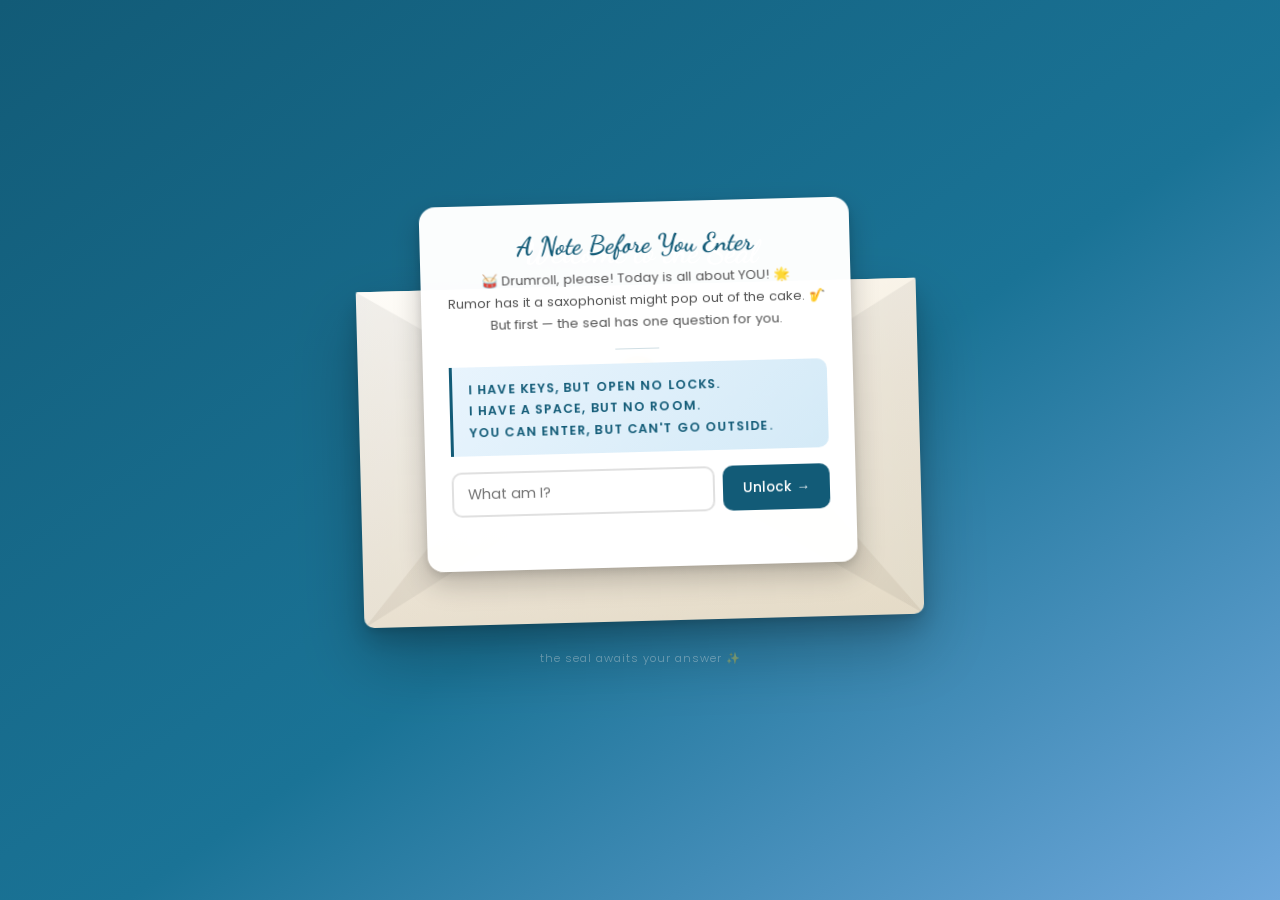
<file: Welcome.html>
<!DOCTYPE html>
<html lang="en">
<head>
    <meta charset="UTF-8">
    <meta name="viewport" content="width=device-width, initial-scale=1.0">
    <meta name="theme-color" content="#125b77">
    <title>Welcome to the Seal</title>

    <!--
        Open Graph / Social sharing — inner pages generally aren't shared
        directly (index.html is the entry point people share), but tags
        are included for consistency and in case someone bookmarks or
        forwards this specific page.
    -->
    <meta property="og:type"        content="website">
    <meta property="og:url"         content="https://DELE-BOY.github.io/HappyBirthday/Welcome.html">
    <meta property="og:title"       content="Prove Your Identity">
    <meta property="og:description" content="A special birthday experience made just for you.">
    <meta property="og:image"       content="https://DELE-BOY.github.io/HappyBirthday/img/YOUR_PREVIEW.jpg">
    <meta name="twitter:card"       content="summary_large_image">
    <meta name="twitter:title"      content="Prove Your Identity">
    <meta name="twitter:image"      content="https://DELE-BOY.github.io/HappyBirthday/img/YOUR_PREVIEW.jpg">

    <link rel="icon" href="data:,">

    <link rel="preconnect" href="https://fonts.googleapis.com">
    <link rel="preconnect" href="https://fonts.gstatic.com" crossorigin>
    <link href="https://fonts.googleapis.com/css2?family=Dancing+Script:wght@700&family=Poppins:wght@300;400;600&display=swap" rel="stylesheet">

    <script src="./Transitions.js"></script>
    <script src="./Sounds.js" defer></script>

    <style>
        :root {
            --blue-deep:   #125b77;
            --blue-mid:    #1a7396;
            --blue-light:  #6fa8dc;
            --cream:       #FEFCF8;
            --cream-warm:  #F0E8D5;
            --flap-color:  #E8E0CC;
            --fold-top:    #F5EFE2;
        }

        *, *::before, *::after { box-sizing: border-box; }

        body {
            margin: 0;
            font-family: 'Poppins', Arial, sans-serif;
            display: flex;
            flex-direction: column;
            align-items: center;
            justify-content: center;
            gap: clamp(0.4rem, 1.5svh, 1rem);
            height: 100vh;
            height: 100svh;
            overflow: hidden;
            padding: clamp(10px, 3vw, 28px);
            background: linear-gradient(145deg, var(--blue-deep) 0%, var(--blue-mid) 55%, var(--blue-light) 100%);
            color: white;
        }

        /* ============================================================
         * Page wrapper — fades + slides up as transitions.js overlay
         * recedes, matching the entrance treatment on every other page.
         * ============================================================ */
        .page-wrapper {
            display: flex;
            flex-direction: column;
            align-items: center;
            gap: clamp(0.4rem, 1.5svh, 0.9rem);
            width: 100%;
            opacity: 0;
            transform: translateY(14px);
            animation: pageReveal 0.9s cubic-bezier(0.22, 1, 0.36, 1) 0.25s both;
        }

        @keyframes pageReveal {
            to { opacity: 1; transform: translateY(0); }
        }

        .page-title {
            font-family: 'Dancing Script', cursive;
            font-size: clamp(1.3rem, 4vw, 2rem);
            color: white;
            margin: 0;
            text-align: center;
            text-shadow: 0 2px 16px rgba(0,0,0,0.18);
            flex-shrink: 0;
        }

        /* ============================================================
         * Envelope scene
         * perspective creates the 3D depth context for the flap's
         * rotateX. Sized to leave headroom for the peeking letter card
         * to rise above the envelope body.
         * ============================================================ */
        .envelope-scene {
            display: flex;
            flex-direction: column;
            align-items: center;
            perspective: 1400px;
            perspective-origin: 50% 30%;
            width: 100%;
            flex: 1;
            min-height: 0; /* allows flex children to shrink properly */
            justify-content: flex-end; /* anchors envelope toward the bottom, letter rises up into free space */
        }

        /* ============================================================
         * Envelope — supersized, tilted, frozen half-open.
         *
         * Unlike index.html's envelope (click-to-open), this one never
         * fully closes or fully opens on its own — it rests permanently
         * ajar, with a slow breathing sway, until the riddle is solved.
         * ============================================================ */
        .envelope {
            position: relative;
            width: min(560px, 88vw);
            height: calc(min(560px, 88vw) * 0.6);
            transform-style: preserve-3d;
            transform: rotate(-1.5deg);
            animation: envSway 5s ease-in-out infinite;
            flex-shrink: 0;
            margin-bottom: clamp(8px, 2svh, 16px);
        }

        @keyframes envSway {
            0%, 100% { transform: rotate(-1.5deg) translateY(0); }
            50%       { transform: rotate(1deg)   translateY(-6px); }
        }

        /* Envelope stops swaying once the riddle is solved and it
         * begins its final opening motion. */
        .envelope.opening { animation-play-state: paused; }

        .env-body {
            position: absolute;
            inset: 0;
            background: linear-gradient(160deg, var(--cream) 0%, #F6EFE1 55%, var(--cream-warm) 100%);
            border-radius: 2px 2px 10px 10px;
            overflow: hidden;
            box-shadow:
                0 4px 6px   rgba(0,0,0,0.08),
                0 12px 24px rgba(0,0,0,0.16),
                0 32px 64px rgba(0,0,0,0.24);
            z-index: 2;
        }

        .env-fold          { position: absolute; pointer-events: none; }
        .env-fold-bottom    { inset: 0; background: linear-gradient(to top, rgba(110,85,55,0.09), transparent); clip-path: polygon(0 100%, 100% 100%, 50% 0%); }
        .env-fold-left      { inset: 0; background: linear-gradient(to right, rgba(0,0,0,0.055), transparent); clip-path: polygon(0 0, 50% 50%, 0 100%); }
        .env-fold-right     { inset: 0; background: linear-gradient(to left, rgba(0,0,0,0.055), transparent);  clip-path: polygon(100% 0, 50% 50%, 100% 100%); }

        /* ============================================================
         * Flap — frozen at rest around -78deg (well short of the 90deg
         * backface-flip point), so its cream front face stays visible
         * the whole time. Idle breathing oscillates gently around that
         * resting angle. On success, .opening overrides both and
         * finishes the rotation to -192deg (matching index.html's
         * fully-open angle), vanishing past backface-visibility.
         * ============================================================ */
        .env-flap {
            position: absolute;
            top: 0; left: 0;
            width: 100%; height: 54%;
            background: linear-gradient(172deg, var(--fold-top) 0%, var(--flap-color) 100%);
            clip-path: polygon(0 0, 100% 0, 50% 100%);
            transform-origin: top center;
            backface-visibility: hidden;
            z-index: 1; /* BEHIND the body/letter — raised flap acts as a backdrop */
            animation: flapBreathe 4.5s ease-in-out infinite;
        }

        @keyframes flapBreathe {
            0%, 100% { transform: rotateX(-74deg); }
            50%       { transform: rotateX(-84deg); }
        }

        .envelope.opening .env-flap {
            animation: none;
            transform: rotateX(-192deg);
            transition: transform 0.9s cubic-bezier(0.25, 0.46, 0.45, 0.94);
        }

        /* ============================================================
         * Wax seal — decorative accent on the body, pulses gently.
         * Disappears once the envelope starts its final opening.
         * ============================================================ */
        .env-seal {
            position: absolute;
            top: 28%; left: 50%;
            transform: translate(-50%, -50%);
            width: clamp(34px, 6vw, 46px);
            height: clamp(34px, 6vw, 46px);
            background: radial-gradient(circle at 33% 33%, #f5d27a 0%, #c8941a 45%, #9a6b00 100%);
            border-radius: 50%;
            box-shadow:
                0 2px 8px  rgba(0,0,0,0.3),
                0 0 0 3px  rgba(200,148,26,0.2),
                inset 0 1px 3px rgba(255,255,255,0.3);
            display: flex; align-items: center; justify-content: center;
            font-size: clamp(14px, 2.4vw, 18px);
            z-index: 3;
            animation: sealPulse 2.8s ease-in-out infinite;
            transition: transform 0.3s ease, opacity 0.25s ease;
        }

        @keyframes sealPulse {
            0%, 100% { box-shadow: 0 2px 8px rgba(0,0,0,0.3), 0 0 0 3px rgba(200,148,26,0.2), inset 0 1px 3px rgba(255,255,255,0.3); }
            50%       { box-shadow: 0 2px 8px rgba(0,0,0,0.3), 0 0 0 7px rgba(200,148,26,0.06), 0 0 24px rgba(200,148,26,0.32), inset 0 1px 3px rgba(255,255,255,0.3); }
        }

        .envelope.opening .env-seal {
            animation: none;
            transform: translate(-50%, -50%) scale(0);
            opacity: 0;
        }

        /* ============================================================
         * Letter card — peeks up out of the gap created by the raised
         * flap. Bottom edge is tucked behind .env-body (lower z-index);
         * the rest of the card rises freely above the envelope, which
         * is what makes the "peeking out" illusion work with pure
         * document order rather than clip-path trickery.
         *
         * This card also serves as the riddle gate itself — no modal.
         * ============================================================ */
        .env-letter {
            position: absolute;
            bottom: 16%;
            left: 50%;
            transform: translateX(-50%);
            width: min(430px, 86vw);
            max-height: min(56svh, 460px);
            overflow-y: auto;
            background: rgba(255,255,255,0.98);
            border-radius: 16px;
            padding: clamp(16px, 3.5vw, 26px) clamp(18px, 4vw, 26px);
            box-shadow:
                0 12px 28px rgba(0,0,0,0.22),
                0 3px 8px   rgba(0,0,0,0.12);
            color: #333;
            text-align: center;
            z-index: 4; /* above body and flap */
            transition: opacity 0.5s ease, transform 0.6s cubic-bezier(0.22, 1, 0.36, 1);
        }

        .envelope.opening .env-letter {
            opacity: 0;
            transform: translateX(-50%) translateY(-24px);
        }

        .letter-heading {
            font-family: 'Dancing Script', cursive;
            font-size: clamp(1.2rem, 3.2vw, 1.6rem);
            color: var(--blue-deep);
            margin: 0 0 8px;
        }

        .letter-epistle {
            font-size: clamp(0.72rem, 1.7vw, 0.82rem);
            line-height: 1.7;
            color: #555;
            margin: 0 0 14px;
        }

        .letter-divider {
            width: 44px;
            height: 1px;
            background: rgba(18,91,119,0.2);
            margin: 0 auto 14px;
        }

        /* Riddle — carried over from the modal version; the blue-tinted
         * inscription treatment reads well on this card's white background. */
        .riddle-text {
            background: linear-gradient(135deg, #e8f4fd, #d4eaf7);
            border-left: 3px solid var(--blue-deep);
            border-radius: 0 10px 10px 0;
            padding: 12px 16px;
            font-size: clamp(0.68rem, 1.5vw, 0.78rem);
            font-weight: 600;
            color: var(--blue-deep);
            letter-spacing: 1.1px;
            line-height: 1.75;
            text-transform: uppercase;
            text-align: left;
            margin-bottom: 16px;
        }

        .answer-row {
            display: flex;
            gap: 8px;
        }

        #answer {
            flex: 1;
            min-width: 0;
            padding: 10px 14px;
            font-family: 'Poppins', sans-serif;
            font-size: 0.9rem;
            color: #333;
            background: white;
            border: 2px solid #e0e0e0;
            border-radius: 10px;
            outline: none;
            transition: border-color 0.2s ease, box-shadow 0.2s ease;
        }

        #answer:focus {
            border-color: var(--blue-deep);
            box-shadow: 0 0 0 3px rgba(18,91,119,0.12);
        }

        .btn-submit {
            padding: 10px 20px;
            font-family: 'Poppins', sans-serif;
            font-size: 0.85rem;
            font-weight: 500;
            color: white;
            background: var(--blue-deep);
            border: none;
            border-radius: 10px;
            cursor: pointer;
            white-space: nowrap;
            transition: background 0.2s, transform 0.15s, box-shadow 0.2s;
        }

        .btn-submit:hover {
            background: #0e4a61;
            transform: translateY(-1px);
            box-shadow: 0 4px 12px rgba(18,91,119,0.28);
        }

        .btn-submit:active { transform: translateY(0); }

        .btn-submit:focus-visible {
            outline: 2px solid var(--blue-deep);
            outline-offset: 3px;
        }

        /* Shake feedback on the input itself for a wrong answer */
        @keyframes inputShake {
            0%, 100% { transform: translateX(0); }
            20%, 60% { transform: translateX(-6px); }
            40%, 80% { transform: translateX(6px); }
        }

        #answer.shake { animation: inputShake 0.36s cubic-bezier(0.36, 0.07, 0.19, 0.97); }

        /* Envelope-wide shudder — physical feedback layered on top of
         * the input shake for a wrong answer; makes the whole object
         * feel like it "flinched". */
        @keyframes envShudder {
            0%, 100% { transform: rotate(-1.5deg) translateX(0); }
            20%, 60% { transform: rotate(-1.5deg) translateX(-5px); }
            40%, 80% { transform: rotate(-1.5deg) translateX(5px); }
        }

        .envelope.shudder { animation: envShudder 0.4s ease; }

        #result {
            margin-top: 12px;
            min-height: 1.2em;
            font-size: 0.84rem;
        }

        .result-text { display: block; font-weight: 600; }
        .result-text.success { color: #2e7d32; }
        .result-text.error   { color: #c62828; }

        .error-img {
            display: block;
            width: 100%;
            max-width: 200px;
            margin: 10px auto 0;
            border-radius: 10px;
            animation: imgReveal 0.4s cubic-bezier(0.22, 1, 0.36, 1);
        }

        @keyframes imgReveal {
            from { opacity: 0; transform: scale(0.94); }
            to   { opacity: 1; transform: scale(1); }
        }

        .error-img-fallback {
            margin: 10px auto 0;
            padding: 10px 14px;
            font-size: 0.78rem;
            color: #888;
            background: #f5f5f5;
            border-radius: 8px;
            max-width: 200px;
            animation: imgReveal 0.4s cubic-bezier(0.22, 1, 0.36, 1);
        }

        /* ============================================================
         * Hint line — small, decorative, ties back to index.html's
         * "click to open" cue with a variant fitting this page's premise.
         * ============================================================ */
        .open-hint {
            margin: 0;
            color: rgba(255,255,255,0.4);
            font-size: 0.7rem;
            font-weight: 300;
            letter-spacing: 1px;
            text-align: center;
            flex-shrink: 0;
        }

        /* ============================================================
         * Ripple effect — PRESERVED exactly as the page's defining
         * visual identity. position: fixed keeps ripples immune to the
         * body's overflow: hidden.
         * ============================================================ */
        .ripple {
            position: fixed;
            border-radius: 50%;
            transform: translate(-50%, -50%) scale(0);
            pointer-events: none;
            opacity: 0;
            will-change: transform, opacity;
            animation: rippleExpand 2.5s cubic-bezier(0.4, 0, 0.2, 1) forwards;
        }

        @keyframes rippleExpand {
            0%   { transform: translate(-50%, -50%) scale(0); opacity: 0.85; }
            50%  { opacity: 0.6; }
            100% { transform: translate(-50%, -50%) scale(1); opacity: 0; }
        }

        /* ============================================================
         * Responsive
         * ============================================================ */
        @media (max-height: 560px) {
            .page-title { display: none; }
            .open-hint  { display: none; }
        }

        @media (prefers-reduced-motion: reduce) {
            .page-wrapper, .envelope, .env-flap, .env-seal, .env-letter { animation: none; }
            .ripple       { animation: none; opacity: 0; }
            #answer.shake, .envelope.shudder { animation: none; }
        }
    </style>
</head>
<body>

    <!--
        Ripple divs are appended directly to <body> by RippleEffect.
        position: fixed keeps them immune to the body's overflow: hidden.
    -->

    <div class="page-wrapper">

        <h1 class="page-title">Welcome to the Seal</h1>

        <div class="envelope-scene">
            <div class="envelope" id="envelope">

                <!-- Flap: frozen half-open with idle breathing sway -->
                <div class="env-flap" aria-hidden="true"></div>

                <!-- Main envelope body -->
                <div class="env-body">
                    <div class="env-fold env-fold-bottom"></div>
                    <div class="env-fold env-fold-left"></div>
                    <div class="env-fold env-fold-right"></div>
                </div>

                <!-- Wax seal accent -->
                <div class="env-seal" id="envSeal" aria-hidden="true">💌</div>

                <!--
                    The peeking letter — doubles as the riddle gate.
                    No modal: this card IS the interaction surface.
                -->
                <div class="env-letter" role="form" aria-label="Identity verification">
                    <h2 class="letter-heading">A Note Before You Enter</h2>
                    <p class="letter-epistle">
                        🥁 Drumroll, please! Today is all about YOU! 🌟<br>
                        Rumor has it a saxophonist might pop out of the cake. 🎷<br>
                        But first — the seal has one question for you.
                    </p>

                    <div class="letter-divider" aria-hidden="true"></div>

                    <div class="riddle-text" aria-label="The riddle">
                        I have keys, but open no locks.<br>
                        I have a space, but no room.<br>
                        You can enter, but can't go outside.
                    </div>

                    <div class="answer-row">
                        <input
                            type="text"
                            id="answer"
                            placeholder="What am I?"
                            aria-label="Your answer to the riddle"
                            autocomplete="off"
                            spellcheck="false"
                        >
                        <button class="btn-submit" onclick="checkAnswer()">Unlock →</button>
                    </div>

                    <div id="result" role="alert" aria-live="assertive"></div>
                </div>

            </div>
        </div>

        <p class="open-hint" aria-hidden="true">the seal awaits your answer ✨</p>

    </div>

    <script>
        /* ================================================================
         * RippleEffect — PRESERVED unchanged from the previous version.
         * The page's defining visual identity.
         * ================================================================ */
        class RippleEffect {
            constructor(opts = {}) {
                this.minSize     = opts.minSize     ?? 100;
                this.maxSize     = opts.maxSize     ?? 300;
                this.minDuration = opts.minDuration ?? 2000;
                this.maxDuration = opts.maxDuration ?? 3000;
                this.frequency   = opts.frequency   ?? 100;
                this.rippleLimit = opts.rippleLimit ?? 20;
                this._active   = new Set();
                this._interval = setInterval(() => {
                    if (this._active.size < this.rippleLimit) this._create();
                }, this.frequency);
            }

            _create() {
                const el = document.createElement('div');
                el.classList.add('ripple');

                const size = this.minSize + Math.random() * (this.maxSize - this.minSize);
                const dur  = this.minDuration + Math.random() * (this.maxDuration - this.minDuration);

                const palette = [
                    'rgba(255,0,128,0.8)',
                    'rgba(255,165,0,0.8)',
                    'rgba(255,0,0,0.8)',
                    'rgba(138,43,226,0.8)',
                    'rgba(0,255,127,0.8)',
                ];
                const c   = palette[Math.floor(Math.random() * palette.length)];
                const dim = (a) => c.replace('0.8', a);

                el.style.cssText = `
                    left:${(Math.random() * 100).toFixed(1)}vw;
                    top:${(Math.random() * 100).toFixed(1)}vh;
                    width:${size.toFixed(0)}px;
                    height:${size.toFixed(0)}px;
                    animation-duration:${dur.toFixed(0)}ms;
                    background: radial-gradient(
                        circle,
                        ${dim('0.8')} 0%,
                        ${dim('0.5')} 40%,
                        ${dim('0.3')} 65%,
                        ${dim('0')}   100%
                    );
                `;

                this._active.add(el);
                document.body.appendChild(el);

                el.addEventListener('animationend', () => {
                    this._active.delete(el);
                    el.remove();
                }, { once: true });
            }

            destroy() {
                clearInterval(this._interval);
                this._active.forEach(el => el.remove());
                this._active.clear();
            }
        }

        const RIPPLE_CFG = {
            minSize: 150, maxSize: 420,
            minDuration: 2000, maxDuration: 3200,
            frequency: 150, rippleLimit: 15,
        };
        let ripple = new RippleEffect(RIPPLE_CFG);

        let resizeTimer;
        window.addEventListener('resize', () => {
            clearTimeout(resizeTimer);
            resizeTimer = setTimeout(() => {
                ripple.destroy();
                ripple = new RippleEffect(RIPPLE_CFG);
            }, 250);
        });

        window.addEventListener('beforeunload', () => ripple.destroy());

        /* ================================================================
         * Riddle answer check
         *
         * No modal in this version — the envelope card IS the gate.
         * Correct answer: envelope finishes opening (flap completes its
         * rotation, seal vanishes, letter fades), THEN the page transition
         * fires — giving the "you finished opening what index.html started"
         * payoff the whole page is built around.
         *
         * Wrong answer: input shakes, envelope shudders, finish.jpg
         * appears inline in the result area.
         * ================================================================ */
        const envelope = document.getElementById('envelope');

        function checkAnswer() {
            const answer = document.getElementById('answer').value.trim().toLowerCase();
            const result = document.getElementById('result');
            const input  = document.getElementById('answer');

            if (answer === 'piano') {
                result.innerHTML = '<span class="result-text success">✓ Correct! Opening...</span>';

                /* Success chime */
                if (window.SoundFX) SoundFX.playCorrect();

                /* Finish the envelope's opening motion */
                envelope.classList.add('opening');

                /* Give the flap/letter animation time to read before the
                 * curtain-style page transition takes over. */
                setTimeout(() => {
                    PageTransitions.navigateTo('HappyBirthday.html');
                }, 950);

            } else {
                /* Error buzz */
                if (window.SoundFX) SoundFX.playWrong();

                /* Input shake */
                input.classList.remove('shake');
                void input.offsetWidth; /* force reflow to restart animation */
                input.classList.add('shake');
                input.addEventListener('animationend', () => {
                    input.classList.remove('shake');
                }, { once: true });

                /* Whole-envelope shudder */
                envelope.classList.remove('shudder');
                void envelope.offsetWidth;
                envelope.classList.add('shudder');
                envelope.addEventListener('animationend', () => {
                    envelope.classList.remove('shudder');
                }, { once: true });

                result.innerHTML = '<span class="result-text error">Ehhhhhhh Wrong!! Try again.</span>';

                const img     = document.createElement('img');
                img.src       = './img/finish.jpg';
                img.alt       = 'Wrong answer reaction';
                img.className = 'error-img';
                /*
                 * Native alt-text rendering is inconsistent across preview
                 * environments (some sandboxes suppress it entirely). On
                 * failure, swap in a visible text fallback we control directly
                 * rather than depending on the browser's alt-text behaviour.
                 */
                img.onerror = () => {
                    const fallback = document.createElement('p');
                    fallback.className = 'error-img-fallback';
                    fallback.textContent = '📷 Wrong answer reaction';
                    img.replaceWith(fallback);
                };
                result.appendChild(img);
            }
        }

        /* Enter key submits */
        document.getElementById('answer').addEventListener('keydown', (e) => {
            if (e.key === 'Enter') checkAnswer();
        });
    </script>
</body>
</html>
</file>
